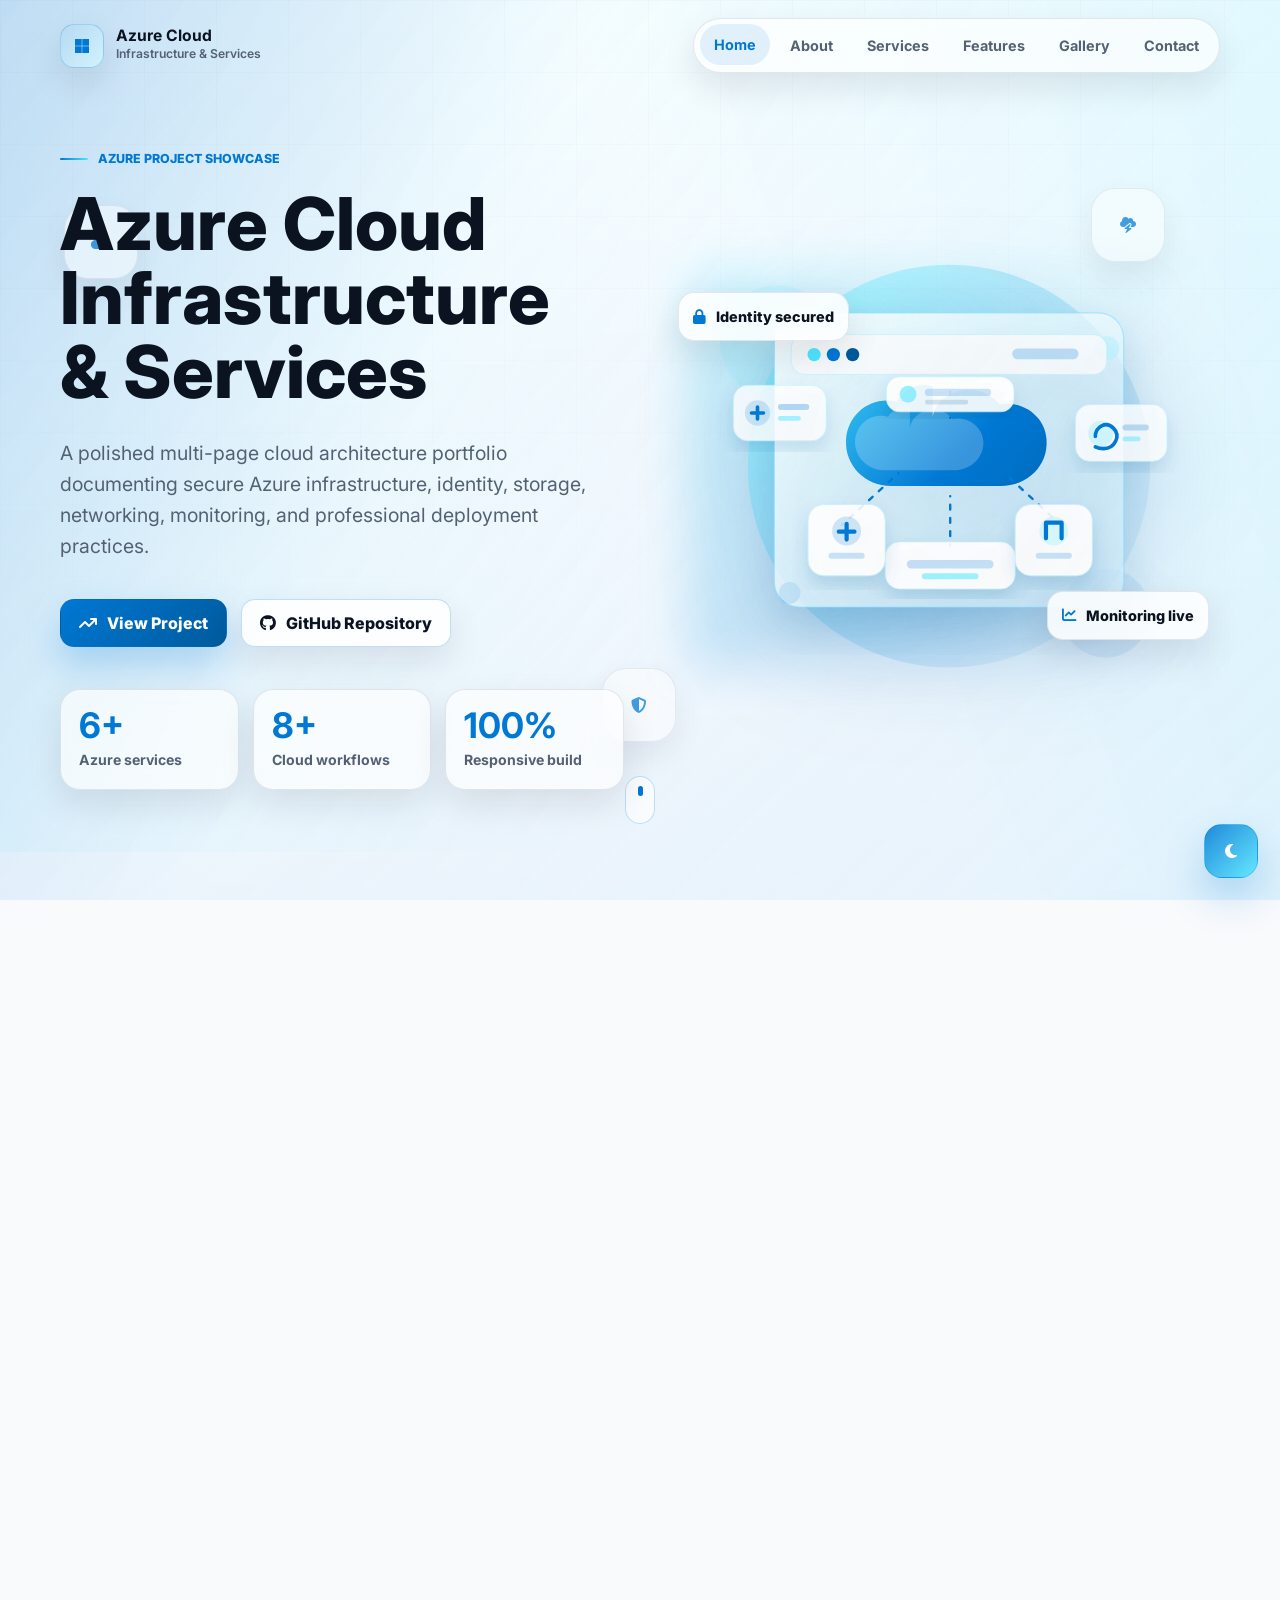
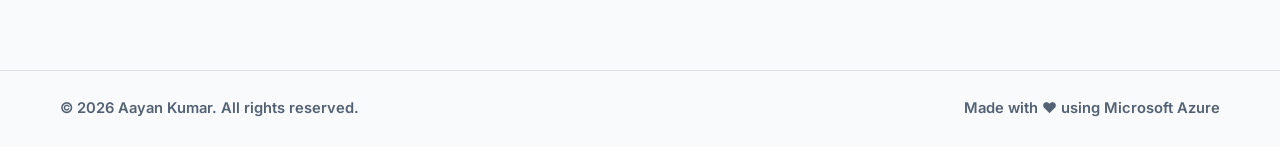
<file: index.html>
<!DOCTYPE html>
<html lang="en">
<head>
  <meta charset="UTF-8">
  <meta name="viewport" content="width=device-width, initial-scale=1.0">
  <meta name="description" content="Azure Cloud Infrastructure & Services by Aayan Kumar, a premium multi-page Azure cloud project showcase.">
  <meta name="author" content="Aayan Kumar">
  <meta name="theme-color" content="#0078D4">
  <meta property="og:title" content="Azure Cloud Infrastructure & Services">
  <meta property="og:description" content="A professional Azure cloud project showcase built with HTML, CSS, and JavaScript.">
  <meta property="og:type" content="website">
  <title>Azure Cloud Infrastructure & Services | Aayan Kumar</title>

  <link rel="icon" href="favicon.ico" sizes="any">
  <link rel="preconnect" href="https://fonts.googleapis.com">
  <link rel="preconnect" href="https://fonts.gstatic.com" crossorigin>
  <link href="https://fonts.googleapis.com/css2?family=Inter:wght@300;400;500;600;700;800&display=swap" rel="stylesheet">
  <link rel="stylesheet" href="https://cdnjs.cloudflare.com/ajax/libs/font-awesome/6.5.2/css/all.min.css">
  <link rel="stylesheet" href="https://unpkg.com/aos@2.3.4/dist/aos.css">
  <link rel="stylesheet" href="style.css">
  <link rel="stylesheet" href="responsive.css">
</head>
<body>
  <a class="skip-link" href="#main-content">Skip to content</a>

  <div class="site-bg" aria-hidden="true">
    <span class="grid-overlay"></span>
  </div>

  <header class="site-header" id="top">
    <nav class="navbar" aria-label="Primary navigation">
      <a class="brand" href="index.html" aria-label="Azure Cloud Infrastructure home">
        <span class="brand-mark">
          <i class="fa-brands fa-microsoft" aria-hidden="true"></i>
        </span>
        <span>
          <strong>Azure Cloud</strong>
          <small>Infrastructure & Services</small>
        </span>
      </a>

      <button class="nav-toggle" type="button" aria-label="Toggle navigation menu" aria-expanded="false">
        <span></span>
        <span></span>
        <span></span>
      </button>

      <div class="nav-links" id="nav-links">
        <a class="active" href="index.html">Home</a>
        <a href="about.html">About</a>
        <a href="services.html">Services</a>
        <a href="features.html">Features</a>
        <a href="gallery.html">Gallery</a>
        <a href="contact.html">Contact</a>
      </div>
    </nav>
  </header>

  <button class="theme-toggle" type="button" aria-label="Switch color theme">
    <i class="fa-solid fa-moon" aria-hidden="true"></i>
  </button>

  <main id="main-content">
    <section class="hero section">
      <div class="hero-floating" aria-hidden="true">
        <span class="cloud cloud-one"><i class="fa-solid fa-cloud"></i></span>
        <span class="cloud cloud-two"><i class="fa-solid fa-cloud-bolt"></i></span>
        <span class="cloud cloud-three"><i class="fa-solid fa-shield-halved"></i></span>
      </div>

      <div class="container hero-grid">
        <div class="hero-copy" data-aos="fade-right">
          <p class="eyebrow">
            <span></span>
            Azure project showcase
          </p>
          <h1>
            <span>Azure Cloud</span>
            <span>Infrastructure</span>
            <span>&amp; Services</span>
          </h1>
          <p class="hero-subtitle">
            A polished multi-page cloud architecture portfolio documenting secure Azure infrastructure, identity, storage, networking, monitoring, and professional deployment practices.
          </p>

          <div class="hero-actions" aria-label="Project links">
            <a class="btn btn-primary" href="about.html">
              <i class="fa-solid fa-arrow-trend-up" aria-hidden="true"></i>
              View Project
            </a>
            <a class="btn btn-secondary" href="https://github.com/AayZen" target="_blank" rel="noopener noreferrer">
              <i class="fa-brands fa-github" aria-hidden="true"></i>
              GitHub Repository
            </a>
          </div>

          <div class="hero-metrics" aria-label="Project highlights">
            <article>
              <strong data-count="6">0</strong>
              <span>Azure services</span>
            </article>
            <article>
              <strong data-count="8">0</strong>
              <span>Cloud workflows</span>
            </article>
            <article>
              <strong data-count="100">0</strong>
              <span>Responsive build</span>
            </article>
          </div>
        </div>

        <div class="hero-visual" data-aos="zoom-in" data-aos-delay="120">
          <img src="azure-hero.svg" alt="Illustration of an Azure cloud infrastructure dashboard" loading="eager">
          <div class="visual-panel panel-top">
            <i class="fa-solid fa-lock" aria-hidden="true"></i>
            <span>Identity secured</span>
          </div>
          <div class="visual-panel panel-bottom">
            <i class="fa-solid fa-chart-line" aria-hidden="true"></i>
            <span>Monitoring live</span>
          </div>
        </div>
      </div>

      <a class="scroll-indicator" href="#project-pages" aria-label="Scroll to project pages">
        <span></span>
      </a>
    </section>

    <section class="section page-directory" id="project-pages">
      <div class="container">
        <div class="section-heading" data-aos="fade-up">
          <p class="eyebrow">
            <span></span>
            Project pages
          </p>
          <h2>Explore each part of the Azure build separately.</h2>
          <p>
            The showcase is organized into focused pages so recruiters can quickly review the project purpose, services, cloud features, screenshots, and contact details.
          </p>
        </div>

        <div class="page-card-grid">
          <a class="page-card glass-card" href="about.html" data-aos="fade-up">
            <i class="fa-solid fa-diagram-project card-icon" aria-hidden="true"></i>
            <h3>About Project</h3>
            <p>Purpose, objectives, architecture overview, and infrastructure flow.</p>
            <span class="page-card-cta">Open page <i class="fa-solid fa-arrow-right" aria-hidden="true"></i></span>
          </a>

          <a class="page-card glass-card" href="services.html" data-aos="fade-up" data-aos-delay="80">
            <i class="fa-solid fa-cloud card-icon" aria-hidden="true"></i>
            <h3>Azure Services</h3>
            <p>Virtual Machines, Storage, Virtual Network, Monitor, Entra ID, and Resource Groups.</p>
            <span class="page-card-cta">Open page <i class="fa-solid fa-arrow-right" aria-hidden="true"></i></span>
          </a>

          <a class="page-card glass-card" href="features.html" data-aos="fade-up" data-aos-delay="160">
            <i class="fa-solid fa-wand-magic-sparkles card-icon" aria-hidden="true"></i>
            <h3>Features</h3>
            <p>Security, scaling, identity, monitoring, hosting, cost awareness, and deployment polish.</p>
            <span class="page-card-cta">Open page <i class="fa-solid fa-arrow-right" aria-hidden="true"></i></span>
          </a>

          <a class="page-card glass-card" href="gallery.html" data-aos="fade-up">
            <i class="fa-solid fa-images card-icon" aria-hidden="true"></i>
            <h3>Screenshots Gallery</h3>
            <p>Premium screenshot slots for replacing with real Azure Portal captures.</p>
            <span class="page-card-cta">Open page <i class="fa-solid fa-arrow-right" aria-hidden="true"></i></span>
          </a>

          <a class="page-card glass-card" href="contact.html" data-aos="fade-up" data-aos-delay="80">
            <i class="fa-solid fa-address-card card-icon" aria-hidden="true"></i>
            <h3>Contact</h3>
            <p>GitHub, LinkedIn, email placeholder, and portfolio contact card.</p>
            <span class="page-card-cta">Open page <i class="fa-solid fa-arrow-right" aria-hidden="true"></i></span>
          </a>
        </div>
      </div>
    </section>
  </main>

  <footer class="site-footer">
    <div class="container footer-content">
      <p>&copy; <span id="current-year"></span> Aayan Kumar. All rights reserved.</p>
      <p>Made with <span aria-label="love">&#10084;&#65039;</span> using Microsoft Azure</p>
    </div>
  </footer>

  <script src="https://unpkg.com/aos@2.3.4/dist/aos.js"></script>
  <script src="script.js"></script>
</body>
</html>
</file>
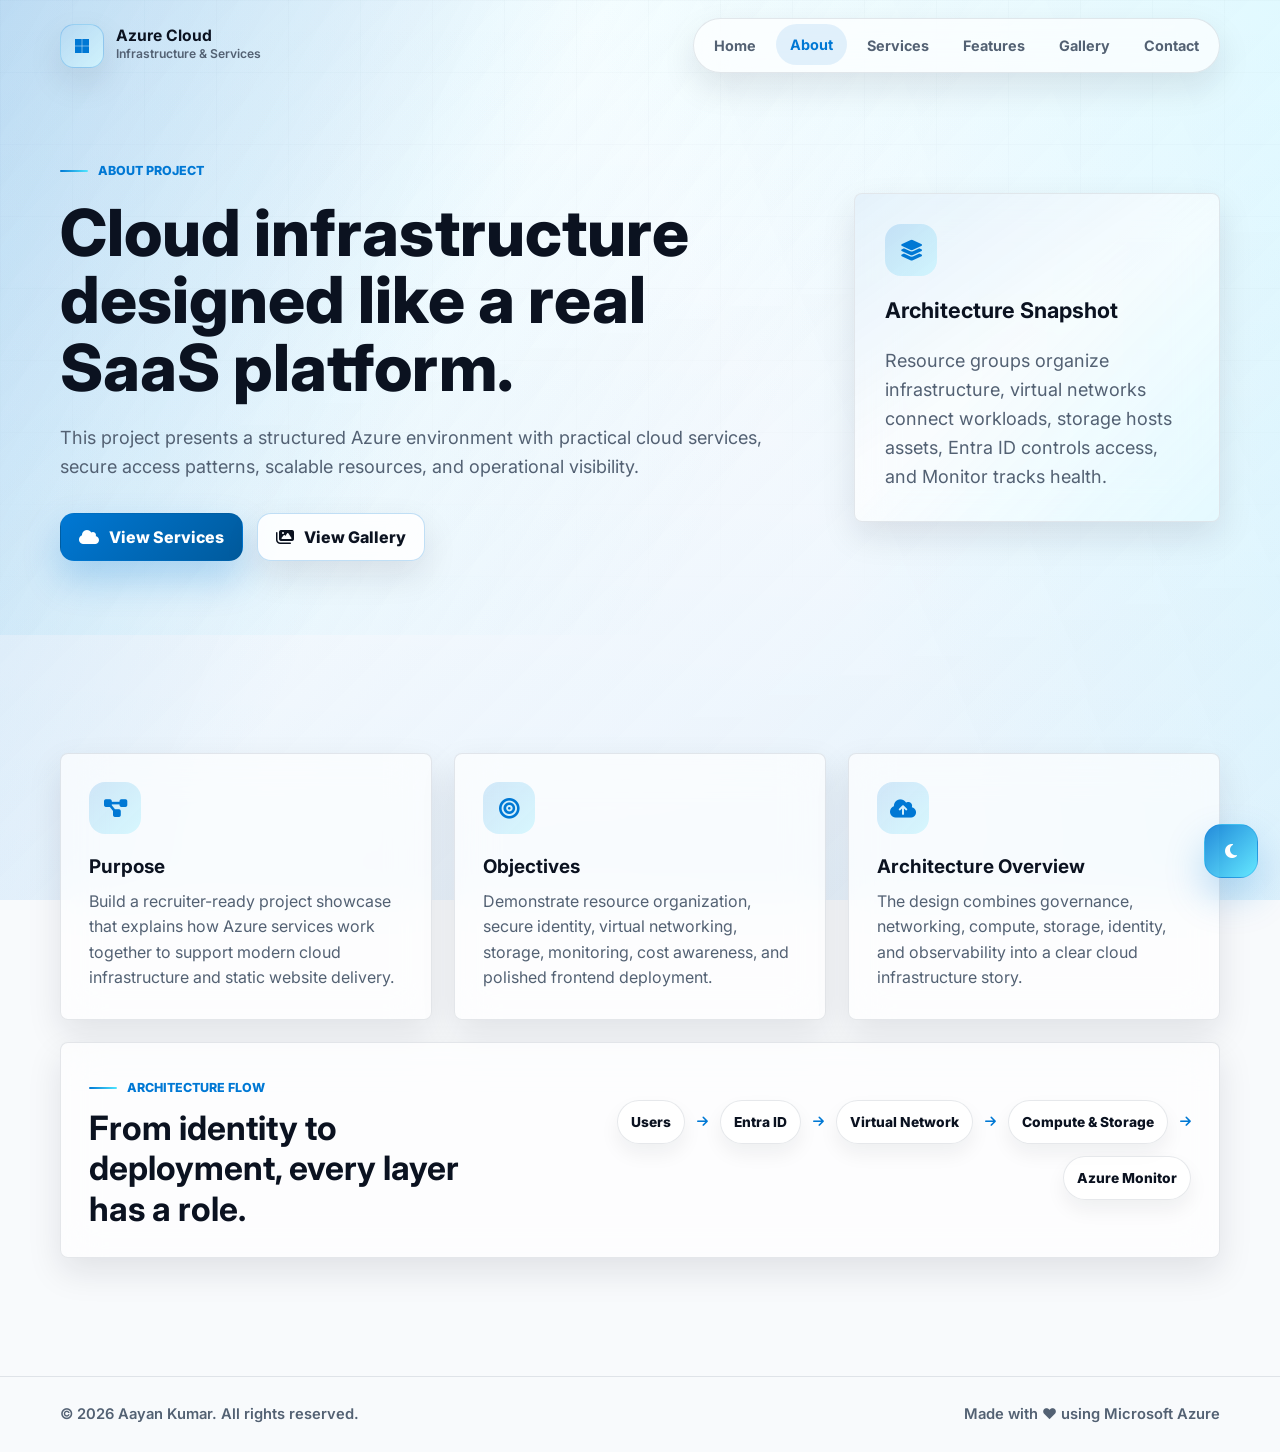
<file: about.html>
<!DOCTYPE html>
<html lang="en">
<head>
  <meta charset="UTF-8">
  <meta name="viewport" content="width=device-width, initial-scale=1.0">
  <meta name="description" content="About the Azure Cloud Infrastructure & Services project by Aayan Kumar.">
  <meta name="author" content="Aayan Kumar">
  <meta name="theme-color" content="#0078D4">
  <title>About Project | Azure Cloud Infrastructure & Services</title>

  <link rel="icon" href="favicon.ico" sizes="any">
  <link rel="preconnect" href="https://fonts.googleapis.com">
  <link rel="preconnect" href="https://fonts.gstatic.com" crossorigin>
  <link href="https://fonts.googleapis.com/css2?family=Inter:wght@300;400;500;600;700;800&display=swap" rel="stylesheet">
  <link rel="stylesheet" href="https://cdnjs.cloudflare.com/ajax/libs/font-awesome/6.5.2/css/all.min.css">
  <link rel="stylesheet" href="https://unpkg.com/aos@2.3.4/dist/aos.css">
  <link rel="stylesheet" href="style.css">
  <link rel="stylesheet" href="responsive.css">
</head>
<body>
  <a class="skip-link" href="#main-content">Skip to content</a>
  <div class="site-bg" aria-hidden="true"><span class="grid-overlay"></span></div>

  <header class="site-header" id="top">
    <nav class="navbar" aria-label="Primary navigation">
      <a class="brand" href="index.html" aria-label="Azure Cloud Infrastructure home">
        <span class="brand-mark"><i class="fa-brands fa-microsoft" aria-hidden="true"></i></span>
        <span><strong>Azure Cloud</strong><small>Infrastructure & Services</small></span>
      </a>
      <button class="nav-toggle" type="button" aria-label="Toggle navigation menu" aria-expanded="false"><span></span><span></span><span></span></button>
      <div class="nav-links" id="nav-links">
        <a href="index.html">Home</a>
        <a class="active" href="about.html">About</a>
        <a href="services.html">Services</a>
        <a href="features.html">Features</a>
        <a href="gallery.html">Gallery</a>
        <a href="contact.html">Contact</a>
      </div>
    </nav>
  </header>

  <button class="theme-toggle" type="button" aria-label="Switch color theme"><i class="fa-solid fa-moon" aria-hidden="true"></i></button>

  <main id="main-content">
    <section class="section page-hero">
      <div class="container page-hero-grid">
        <div data-aos="fade-right">
          <p class="eyebrow"><span></span>About project</p>
          <h1>Cloud infrastructure designed like a real SaaS platform.</h1>
          <p>
            This project presents a structured Azure environment with practical cloud services, secure access patterns, scalable resources, and operational visibility.
          </p>
          <div class="page-actions">
            <a class="btn btn-primary" href="services.html"><i class="fa-solid fa-cloud" aria-hidden="true"></i>View Services</a>
            <a class="btn btn-secondary" href="gallery.html"><i class="fa-solid fa-images" aria-hidden="true"></i>View Gallery</a>
          </div>
        </div>

        <aside class="page-hero-card glass-card" data-aos="zoom-in">
          <i class="fa-solid fa-layer-group card-icon" aria-hidden="true"></i>
          <h2>Architecture Snapshot</h2>
          <p>Resource groups organize infrastructure, virtual networks connect workloads, storage hosts assets, Entra ID controls access, and Monitor tracks health.</p>
        </aside>
      </div>
    </section>

    <section class="section about">
      <div class="container">
        <div class="about-layout">
          <article class="glass-card about-card" data-aos="fade-right">
            <i class="fa-solid fa-diagram-project card-icon" aria-hidden="true"></i>
            <h3>Purpose</h3>
            <p>
              Build a recruiter-ready project showcase that explains how Azure services work together to support modern cloud infrastructure and static website delivery.
            </p>
          </article>

          <article class="glass-card about-card" data-aos="fade-up" data-aos-delay="100">
            <i class="fa-solid fa-bullseye card-icon" aria-hidden="true"></i>
            <h3>Objectives</h3>
            <p>
              Demonstrate resource organization, secure identity, virtual networking, storage, monitoring, cost awareness, and polished frontend deployment.
            </p>
          </article>

          <article class="glass-card about-card" data-aos="fade-left" data-aos-delay="200">
            <i class="fa-solid fa-cloud-arrow-up card-icon" aria-hidden="true"></i>
            <h3>Architecture Overview</h3>
            <p>
              The design combines governance, networking, compute, storage, identity, and observability into a clear cloud infrastructure story.
            </p>
          </article>
        </div>

        <div class="architecture glass-card" data-aos="fade-up">
          <div>
            <p class="eyebrow compact"><span></span>Architecture flow</p>
            <h3>From identity to deployment, every layer has a role.</h3>
          </div>
          <div class="architecture-flow" aria-label="Azure architecture flow">
            <span>Users</span>
            <i class="fa-solid fa-arrow-right" aria-hidden="true"></i>
            <span>Entra ID</span>
            <i class="fa-solid fa-arrow-right" aria-hidden="true"></i>
            <span>Virtual Network</span>
            <i class="fa-solid fa-arrow-right" aria-hidden="true"></i>
            <span>Compute & Storage</span>
            <i class="fa-solid fa-arrow-right" aria-hidden="true"></i>
            <span>Azure Monitor</span>
          </div>
        </div>
      </div>
    </section>
  </main>

  <footer class="site-footer">
    <div class="container footer-content">
      <p>&copy; <span id="current-year"></span> Aayan Kumar. All rights reserved.</p>
      <p>Made with <span aria-label="love">&#10084;&#65039;</span> using Microsoft Azure</p>
    </div>
  </footer>

  <script src="https://unpkg.com/aos@2.3.4/dist/aos.js"></script>
  <script src="script.js"></script>
</body>
</html>
</file>
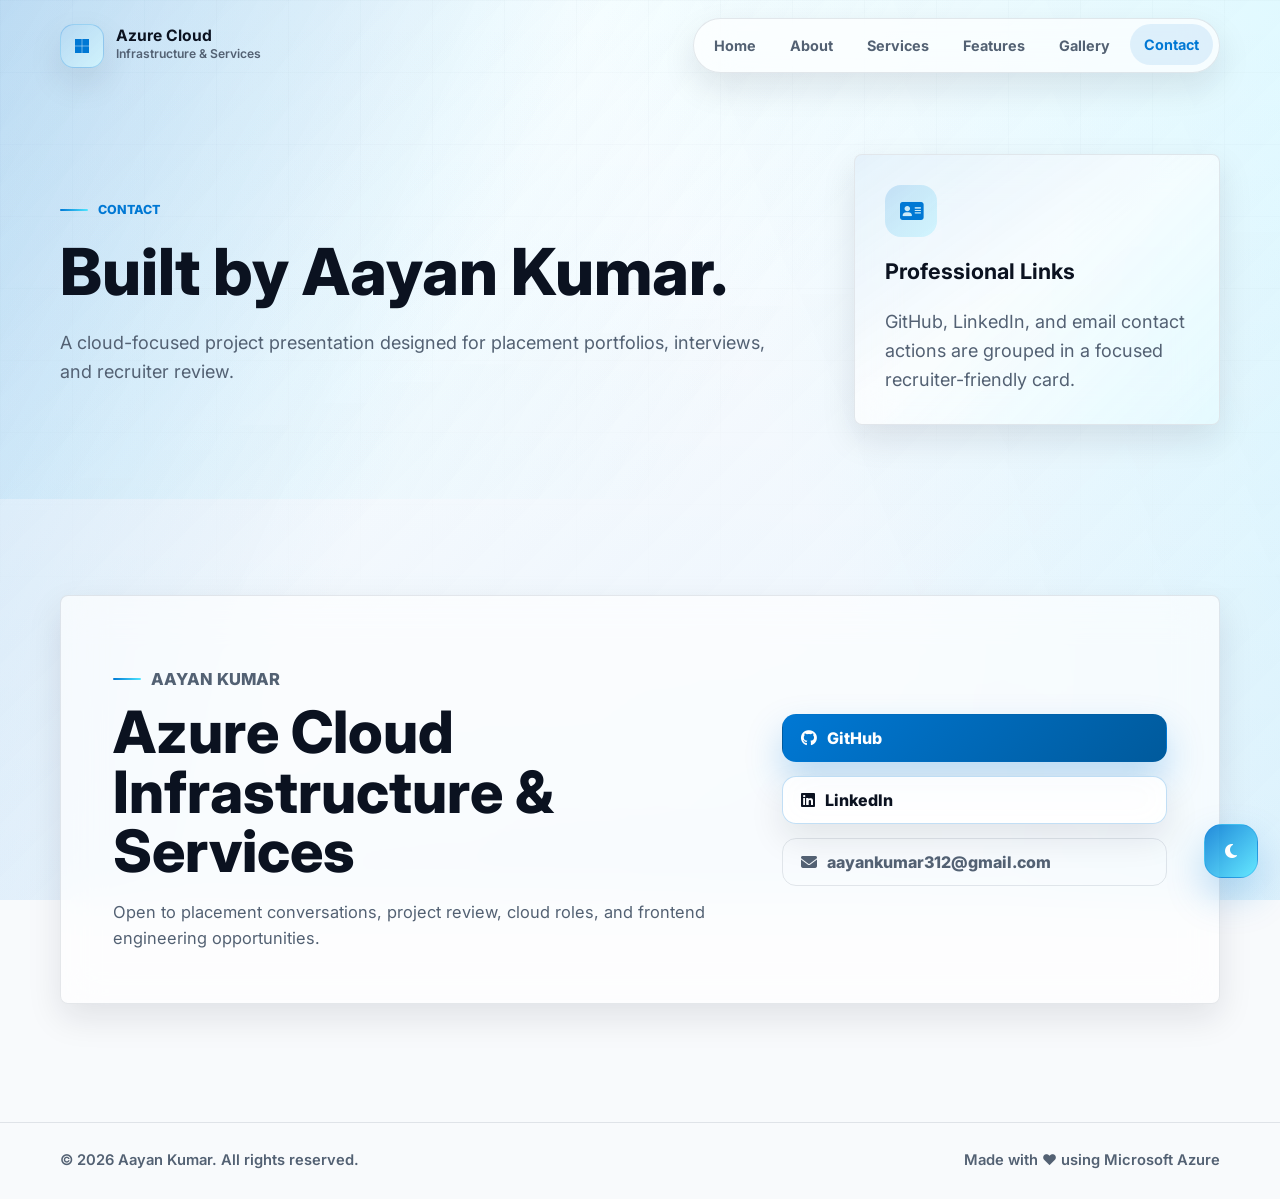
<file: contact.html>
<!DOCTYPE html>
<html lang="en">
<head>
  <meta charset="UTF-8">
  <meta name="viewport" content="width=device-width, initial-scale=1.0">
  <meta name="description" content="Contact Aayan Kumar for the Azure Cloud Infrastructure & Services project.">
  <meta name="author" content="Aayan Kumar">
  <meta name="theme-color" content="#0078D4">
  <title>Contact | Azure Cloud Infrastructure & Services</title>

  <link rel="icon" href="favicon.ico" sizes="any">
  <link rel="preconnect" href="https://fonts.googleapis.com">
  <link rel="preconnect" href="https://fonts.gstatic.com" crossorigin>
  <link href="https://fonts.googleapis.com/css2?family=Inter:wght@300;400;500;600;700;800&display=swap" rel="stylesheet">
  <link rel="stylesheet" href="https://cdnjs.cloudflare.com/ajax/libs/font-awesome/6.5.2/css/all.min.css">
  <link rel="stylesheet" href="https://unpkg.com/aos@2.3.4/dist/aos.css">
  <link rel="stylesheet" href="style.css">
  <link rel="stylesheet" href="responsive.css">
</head>
<body>
  <a class="skip-link" href="#main-content">Skip to content</a>
  <div class="site-bg" aria-hidden="true"><span class="grid-overlay"></span></div>

  <header class="site-header" id="top">
    <nav class="navbar" aria-label="Primary navigation">
      <a class="brand" href="index.html" aria-label="Azure Cloud Infrastructure home">
        <span class="brand-mark"><i class="fa-brands fa-microsoft" aria-hidden="true"></i></span>
        <span><strong>Azure Cloud</strong><small>Infrastructure & Services</small></span>
      </a>
      <button class="nav-toggle" type="button" aria-label="Toggle navigation menu" aria-expanded="false"><span></span><span></span><span></span></button>
      <div class="nav-links" id="nav-links">
        <a href="index.html">Home</a>
        <a href="about.html">About</a>
        <a href="services.html">Services</a>
        <a href="features.html">Features</a>
        <a href="gallery.html">Gallery</a>
        <a class="active" href="contact.html">Contact</a>
      </div>
    </nav>
  </header>

  <button class="theme-toggle" type="button" aria-label="Switch color theme"><i class="fa-solid fa-moon" aria-hidden="true"></i></button>

  <main id="main-content">
    <section class="section page-hero">
      <div class="container page-hero-grid">
        <div data-aos="fade-right">
          <p class="eyebrow"><span></span>Contact</p>
          <h1>Built by Aayan Kumar.</h1>
          <p>
            A cloud-focused project presentation designed for placement portfolios, interviews, and recruiter review.
          </p>
        </div>
        <aside class="page-hero-card glass-card" data-aos="zoom-in">
          <i class="fa-solid fa-address-card card-icon" aria-hidden="true"></i>
          <h2>Professional Links</h2>
          <p>GitHub, LinkedIn, and email contact actions are grouped in a focused recruiter-friendly card.</p>
        </aside>
      </div>
    </section>

    <section class="section contact">
      <div class="container">
        <div class="contact-card glass-card" data-aos="fade-up">
          <div>
            <p class="eyebrow compact"><span></span>Aayan Kumar</p>
            <h2>Azure Cloud Infrastructure & Services</h2>
            <p>
              Open to placement conversations, project review, cloud roles, and frontend engineering opportunities.
            </p>
          </div>

          <div class="contact-actions">
            <a class="btn btn-primary" href="https://github.com/AayZen" target="_blank" rel="noopener noreferrer" aria-label="Open Aayan Kumar GitHub profile">
              <i class="fa-brands fa-github" aria-hidden="true"></i>
              GitHub
            </a>
            <a class="btn btn-secondary" href="https://www.linkedin.com/in/aayzen" target="_blank" rel="noopener noreferrer" aria-label="Open Aayan Kumar LinkedIn profile">
              <i class="fa-brands fa-linkedin" aria-hidden="true"></i>
              LinkedIn
            </a>
            <a class="btn btn-ghost" href="mailto:aayankumar312@gmail.com" aria-label="Send email to Aayan Kumar">
              <i class="fa-solid fa-envelope" aria-hidden="true"></i>
              aayankumar312@gmail.com
            </a>
          </div>
        </div>
      </div>
    </section>
  </main>

  <footer class="site-footer">
    <div class="container footer-content">
      <p>&copy; <span id="current-year"></span> Aayan Kumar. All rights reserved.</p>
      <p>Made with <span aria-label="love">&#10084;&#65039;</span> using Microsoft Azure</p>
    </div>
  </footer>

  <script src="https://unpkg.com/aos@2.3.4/dist/aos.js"></script>
  <script src="script.js"></script>
</body>
</html>
</file>
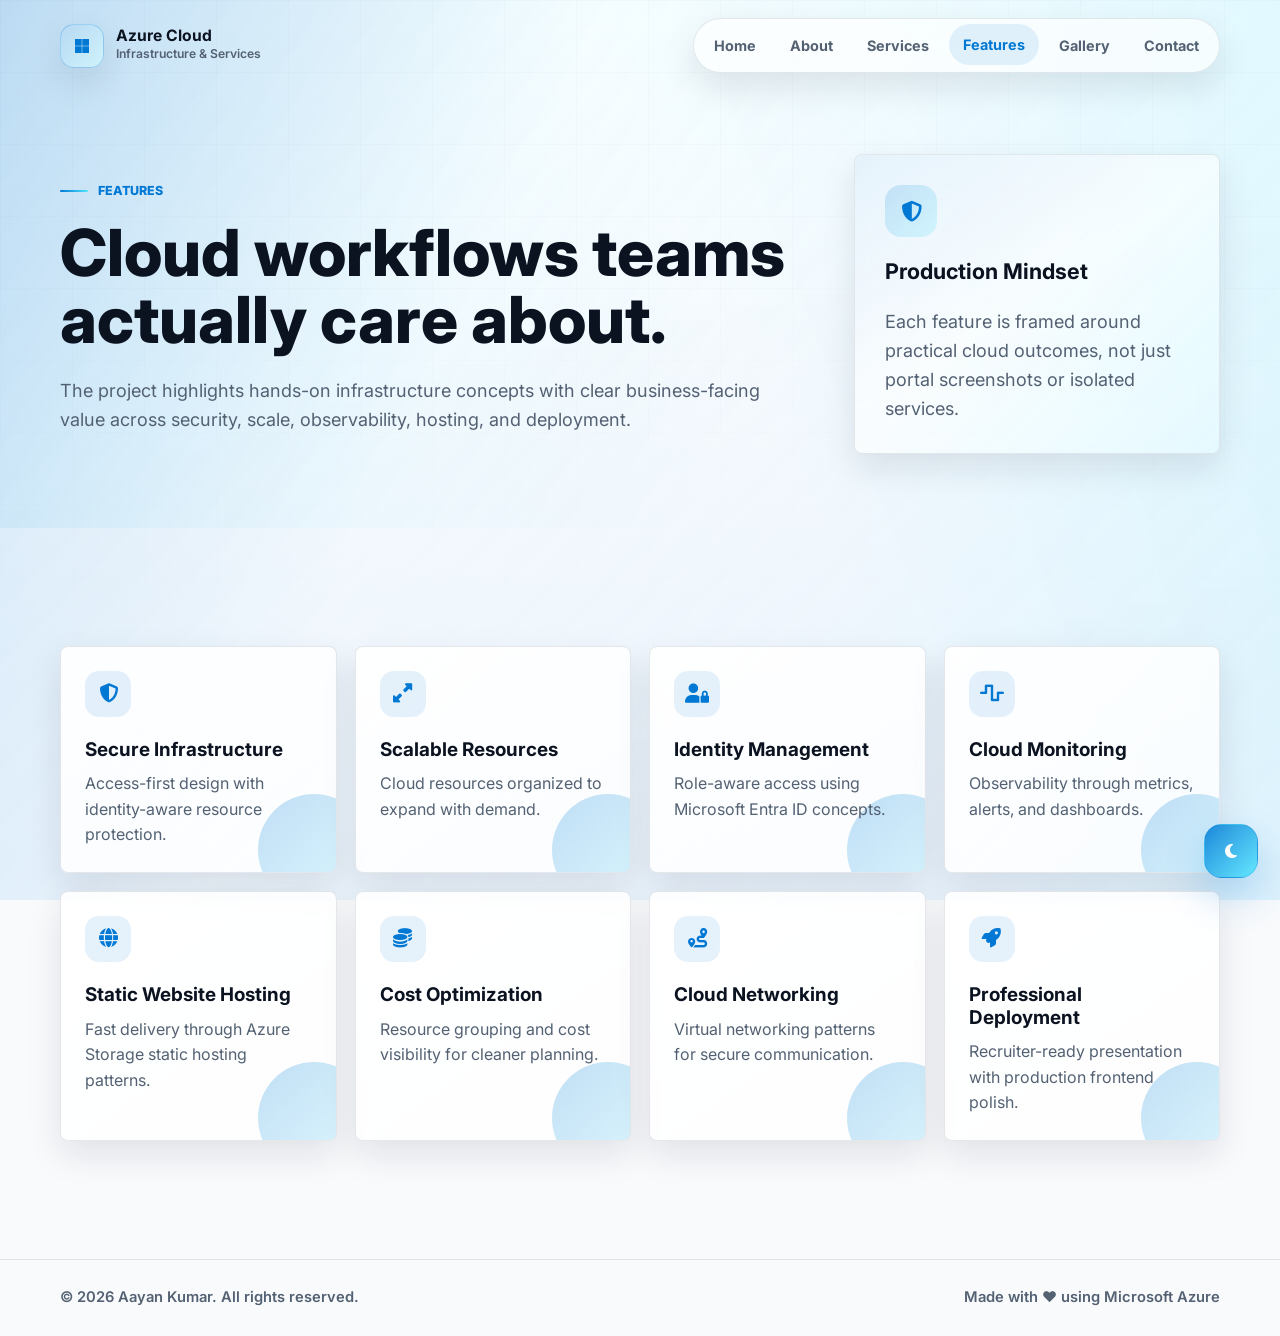
<file: features.html>
<!DOCTYPE html>
<html lang="en">
<head>
  <meta charset="UTF-8">
  <meta name="viewport" content="width=device-width, initial-scale=1.0">
  <meta name="description" content="Cloud project features for the Azure Cloud Infrastructure & Services showcase.">
  <meta name="author" content="Aayan Kumar">
  <meta name="theme-color" content="#0078D4">
  <title>Features | Azure Cloud Infrastructure & Services</title>

  <link rel="icon" href="favicon.ico" sizes="any">
  <link rel="preconnect" href="https://fonts.googleapis.com">
  <link rel="preconnect" href="https://fonts.gstatic.com" crossorigin>
  <link href="https://fonts.googleapis.com/css2?family=Inter:wght@300;400;500;600;700;800&display=swap" rel="stylesheet">
  <link rel="stylesheet" href="https://cdnjs.cloudflare.com/ajax/libs/font-awesome/6.5.2/css/all.min.css">
  <link rel="stylesheet" href="https://unpkg.com/aos@2.3.4/dist/aos.css">
  <link rel="stylesheet" href="style.css">
  <link rel="stylesheet" href="responsive.css">
</head>
<body>
  <a class="skip-link" href="#main-content">Skip to content</a>
  <div class="site-bg" aria-hidden="true"><span class="grid-overlay"></span></div>

  <header class="site-header" id="top">
    <nav class="navbar" aria-label="Primary navigation">
      <a class="brand" href="index.html" aria-label="Azure Cloud Infrastructure home">
        <span class="brand-mark"><i class="fa-brands fa-microsoft" aria-hidden="true"></i></span>
        <span><strong>Azure Cloud</strong><small>Infrastructure & Services</small></span>
      </a>
      <button class="nav-toggle" type="button" aria-label="Toggle navigation menu" aria-expanded="false"><span></span><span></span><span></span></button>
      <div class="nav-links" id="nav-links">
        <a href="index.html">Home</a>
        <a href="about.html">About</a>
        <a href="services.html">Services</a>
        <a class="active" href="features.html">Features</a>
        <a href="gallery.html">Gallery</a>
        <a href="contact.html">Contact</a>
      </div>
    </nav>
  </header>

  <button class="theme-toggle" type="button" aria-label="Switch color theme"><i class="fa-solid fa-moon" aria-hidden="true"></i></button>

  <main id="main-content">
    <section class="section page-hero">
      <div class="container page-hero-grid">
        <div data-aos="fade-right">
          <p class="eyebrow"><span></span>Features</p>
          <h1>Cloud workflows teams actually care about.</h1>
          <p>
            The project highlights hands-on infrastructure concepts with clear business-facing value across security, scale, observability, hosting, and deployment.
          </p>
        </div>
        <aside class="page-hero-card glass-card" data-aos="zoom-in">
          <i class="fa-solid fa-shield-halved card-icon" aria-hidden="true"></i>
          <h2>Production Mindset</h2>
          <p>Each feature is framed around practical cloud outcomes, not just portal screenshots or isolated services.</p>
        </aside>
      </div>
    </section>

    <section class="section features">
      <div class="container">
        <div class="feature-grid">
          <article class="feature-card" data-aos="fade-up">
            <i class="fa-solid fa-shield-halved" aria-hidden="true"></i>
            <h3>Secure Infrastructure</h3>
            <p>Access-first design with identity-aware resource protection.</p>
          </article>
          <article class="feature-card" data-aos="fade-up" data-aos-delay="60">
            <i class="fa-solid fa-up-right-and-down-left-from-center" aria-hidden="true"></i>
            <h3>Scalable Resources</h3>
            <p>Cloud resources organized to expand with demand.</p>
          </article>
          <article class="feature-card" data-aos="fade-up" data-aos-delay="120">
            <i class="fa-solid fa-user-lock" aria-hidden="true"></i>
            <h3>Identity Management</h3>
            <p>Role-aware access using Microsoft Entra ID concepts.</p>
          </article>
          <article class="feature-card" data-aos="fade-up" data-aos-delay="180">
            <i class="fa-solid fa-wave-square" aria-hidden="true"></i>
            <h3>Cloud Monitoring</h3>
            <p>Observability through metrics, alerts, and dashboards.</p>
          </article>
          <article class="feature-card" data-aos="fade-up">
            <i class="fa-solid fa-globe" aria-hidden="true"></i>
            <h3>Static Website Hosting</h3>
            <p>Fast delivery through Azure Storage static hosting patterns.</p>
          </article>
          <article class="feature-card" data-aos="fade-up" data-aos-delay="60">
            <i class="fa-solid fa-coins" aria-hidden="true"></i>
            <h3>Cost Optimization</h3>
            <p>Resource grouping and cost visibility for cleaner planning.</p>
          </article>
          <article class="feature-card" data-aos="fade-up" data-aos-delay="120">
            <i class="fa-solid fa-route" aria-hidden="true"></i>
            <h3>Cloud Networking</h3>
            <p>Virtual networking patterns for secure communication.</p>
          </article>
          <article class="feature-card" data-aos="fade-up" data-aos-delay="180">
            <i class="fa-solid fa-rocket" aria-hidden="true"></i>
            <h3>Professional Deployment</h3>
            <p>Recruiter-ready presentation with production frontend polish.</p>
          </article>
        </div>
      </div>
    </section>
  </main>

  <footer class="site-footer">
    <div class="container footer-content">
      <p>&copy; <span id="current-year"></span> Aayan Kumar. All rights reserved.</p>
      <p>Made with <span aria-label="love">&#10084;&#65039;</span> using Microsoft Azure</p>
    </div>
  </footer>

  <script src="https://unpkg.com/aos@2.3.4/dist/aos.js"></script>
  <script src="script.js"></script>
</body>
</html>
</file>
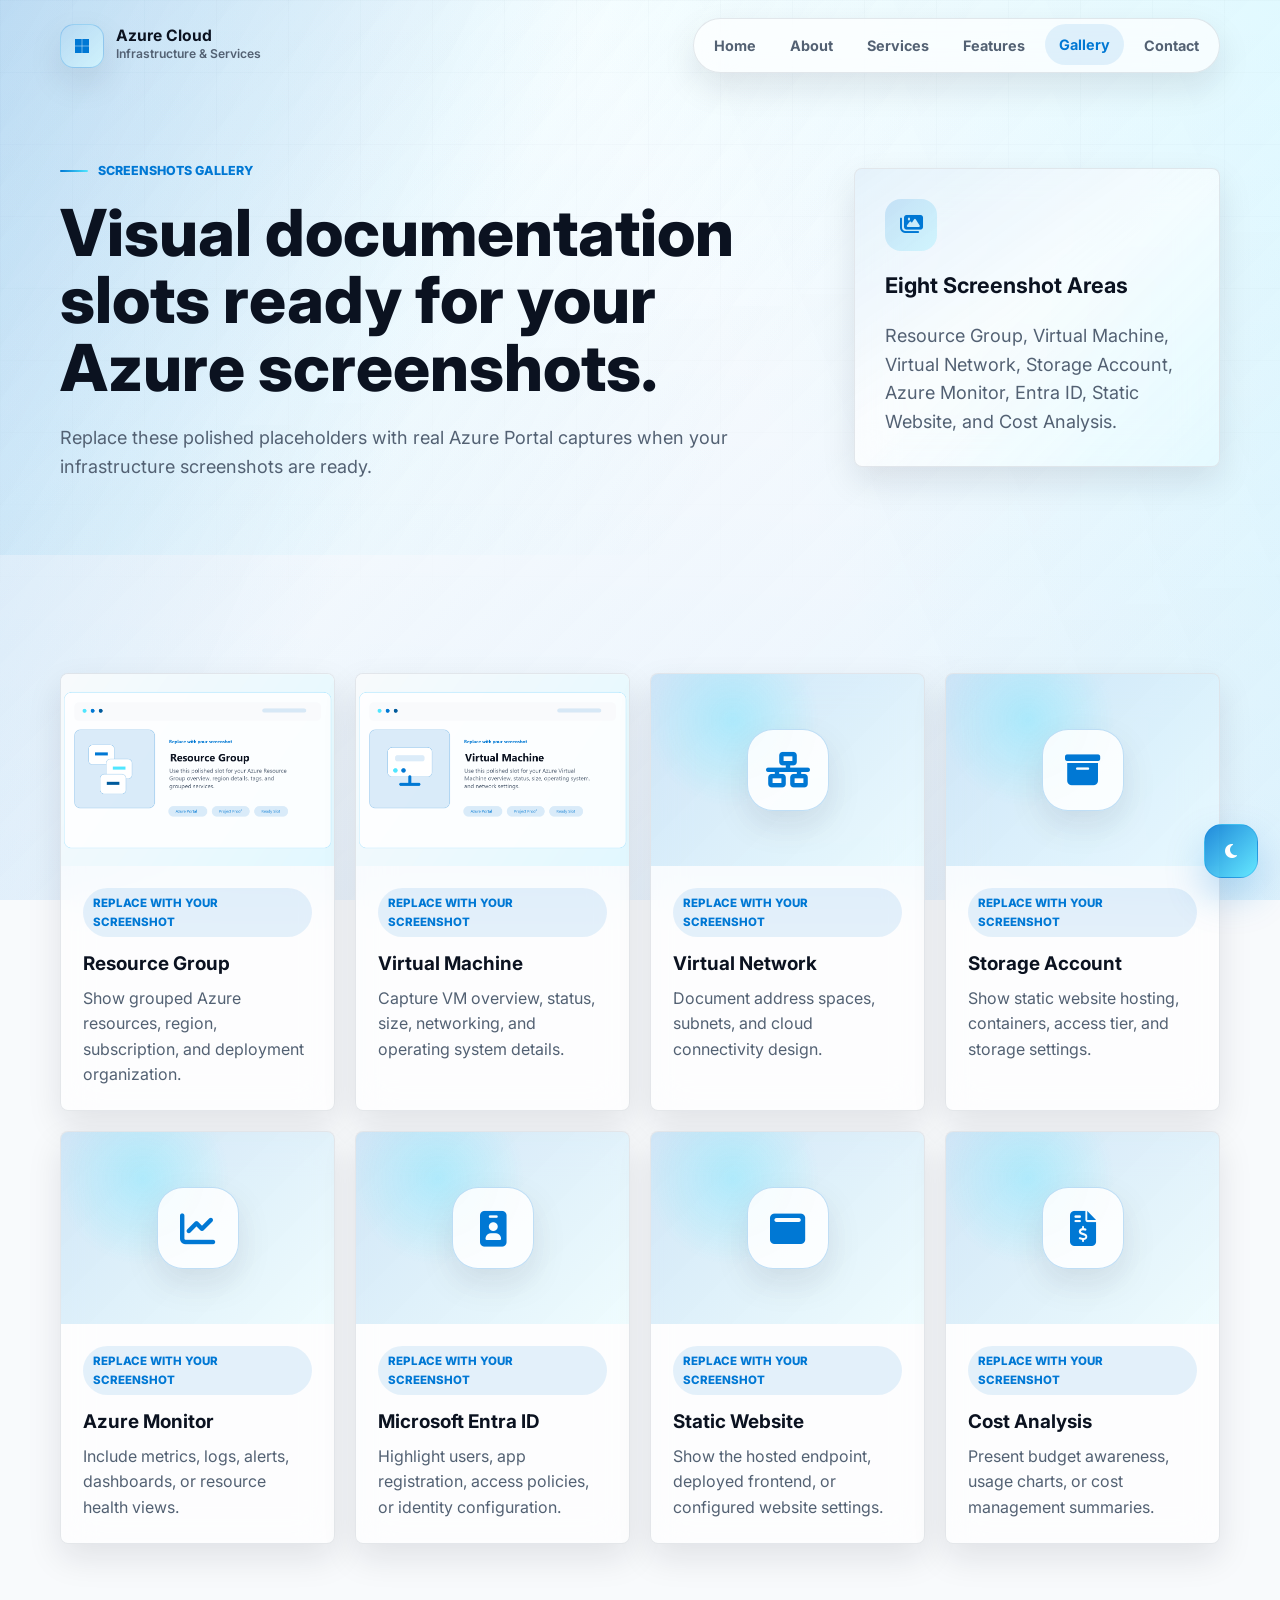
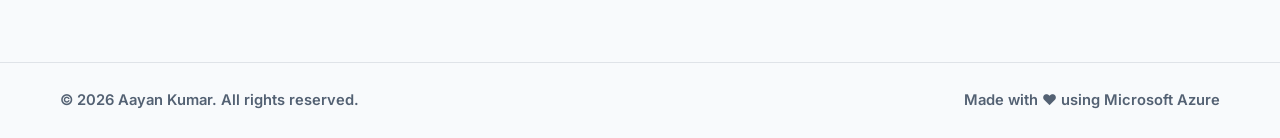
<file: gallery.html>
<!DOCTYPE html>
<html lang="en">
<head>
  <meta charset="UTF-8">
  <meta name="viewport" content="width=device-width, initial-scale=1.0">
  <meta name="description" content="Screenshot gallery placeholders for the Azure Cloud Infrastructure & Services project.">
  <meta name="author" content="Aayan Kumar">
  <meta name="theme-color" content="#0078D4">
  <title>Screenshots Gallery | Azure Cloud Infrastructure & Services</title>

  <link rel="icon" href="favicon.ico" sizes="any">
  <link rel="preconnect" href="https://fonts.googleapis.com">
  <link rel="preconnect" href="https://fonts.gstatic.com" crossorigin>
  <link href="https://fonts.googleapis.com/css2?family=Inter:wght@300;400;500;600;700;800&display=swap" rel="stylesheet">
  <link rel="stylesheet" href="https://cdnjs.cloudflare.com/ajax/libs/font-awesome/6.5.2/css/all.min.css">
  <link rel="stylesheet" href="https://unpkg.com/aos@2.3.4/dist/aos.css">
  <link rel="stylesheet" href="style.css">
  <link rel="stylesheet" href="responsive.css">
</head>
<body>
  <a class="skip-link" href="#main-content">Skip to content</a>
  <div class="site-bg" aria-hidden="true"><span class="grid-overlay"></span></div>

  <header class="site-header" id="top">
    <nav class="navbar" aria-label="Primary navigation">
      <a class="brand" href="index.html" aria-label="Azure Cloud Infrastructure home">
        <span class="brand-mark"><i class="fa-brands fa-microsoft" aria-hidden="true"></i></span>
        <span><strong>Azure Cloud</strong><small>Infrastructure & Services</small></span>
      </a>
      <button class="nav-toggle" type="button" aria-label="Toggle navigation menu" aria-expanded="false"><span></span><span></span><span></span></button>
      <div class="nav-links" id="nav-links">
        <a href="index.html">Home</a>
        <a href="about.html">About</a>
        <a href="services.html">Services</a>
        <a href="features.html">Features</a>
        <a class="active" href="gallery.html">Gallery</a>
        <a href="contact.html">Contact</a>
      </div>
    </nav>
  </header>

  <button class="theme-toggle" type="button" aria-label="Switch color theme"><i class="fa-solid fa-moon" aria-hidden="true"></i></button>

  <main id="main-content">
    <section class="section page-hero">
      <div class="container page-hero-grid">
        <div data-aos="fade-right">
          <p class="eyebrow"><span></span>Screenshots gallery</p>
          <h1>Visual documentation slots ready for your Azure screenshots.</h1>
          <p>
            Replace these polished placeholders with real Azure Portal captures when your infrastructure screenshots are ready.
          </p>
        </div>
        <aside class="page-hero-card glass-card" data-aos="zoom-in">
          <i class="fa-solid fa-images card-icon" aria-hidden="true"></i>
          <h2>Eight Screenshot Areas</h2>
          <p>Resource Group, Virtual Machine, Virtual Network, Storage Account, Azure Monitor, Entra ID, Static Website, and Cost Analysis.</p>
        </aside>
      </div>
    </section>

    <section class="section gallery">
      <div class="container">
        <div class="gallery-grid">
          <article class="screenshot-card" data-aos="zoom-in">
            <img src="placeholder-1.png" alt="Resource Group screenshot placeholder" loading="lazy">
            <div>
              <span>Replace with your screenshot</span>
              <h3>Resource Group</h3>
              <p>Show grouped Azure resources, region, subscription, and deployment organization.</p>
            </div>
          </article>

          <article class="screenshot-card" data-aos="zoom-in" data-aos-delay="70">
            <img src="placeholder-2.png" alt="Virtual Machine screenshot placeholder" loading="lazy">
            <div>
              <span>Replace with your screenshot</span>
              <h3>Virtual Machine</h3>
              <p>Capture VM overview, status, size, networking, and operating system details.</p>
            </div>
          </article>

          <article class="screenshot-card" data-aos="zoom-in" data-aos-delay="140">
            <div class="placeholder-visual"><i class="fa-solid fa-network-wired" aria-hidden="true"></i></div>
            <div>
              <span>Replace with your screenshot</span>
              <h3>Virtual Network</h3>
              <p>Document address spaces, subnets, and cloud connectivity design.</p>
            </div>
          </article>

          <article class="screenshot-card" data-aos="zoom-in">
            <div class="placeholder-visual"><i class="fa-solid fa-box-archive" aria-hidden="true"></i></div>
            <div>
              <span>Replace with your screenshot</span>
              <h3>Storage Account</h3>
              <p>Show static website hosting, containers, access tier, and storage settings.</p>
            </div>
          </article>

          <article class="screenshot-card" data-aos="zoom-in" data-aos-delay="70">
            <div class="placeholder-visual"><i class="fa-solid fa-chart-line" aria-hidden="true"></i></div>
            <div>
              <span>Replace with your screenshot</span>
              <h3>Azure Monitor</h3>
              <p>Include metrics, logs, alerts, dashboards, or resource health views.</p>
            </div>
          </article>

          <article class="screenshot-card" data-aos="zoom-in" data-aos-delay="140">
            <div class="placeholder-visual"><i class="fa-solid fa-id-badge" aria-hidden="true"></i></div>
            <div>
              <span>Replace with your screenshot</span>
              <h3>Microsoft Entra ID</h3>
              <p>Highlight users, app registration, access policies, or identity configuration.</p>
            </div>
          </article>

          <article class="screenshot-card" data-aos="zoom-in">
            <div class="placeholder-visual"><i class="fa-solid fa-window-maximize" aria-hidden="true"></i></div>
            <div>
              <span>Replace with your screenshot</span>
              <h3>Static Website</h3>
              <p>Show the hosted endpoint, deployed frontend, or configured website settings.</p>
            </div>
          </article>

          <article class="screenshot-card" data-aos="zoom-in" data-aos-delay="70">
            <div class="placeholder-visual"><i class="fa-solid fa-file-invoice-dollar" aria-hidden="true"></i></div>
            <div>
              <span>Replace with your screenshot</span>
              <h3>Cost Analysis</h3>
              <p>Present budget awareness, usage charts, or cost management summaries.</p>
            </div>
          </article>
        </div>
      </div>
    </section>
  </main>

  <footer class="site-footer">
    <div class="container footer-content">
      <p>&copy; <span id="current-year"></span> Aayan Kumar. All rights reserved.</p>
      <p>Made with <span aria-label="love">&#10084;&#65039;</span> using Microsoft Azure</p>
    </div>
  </footer>

  <script src="https://unpkg.com/aos@2.3.4/dist/aos.js"></script>
  <script src="script.js"></script>
</body>
</html>
</file>
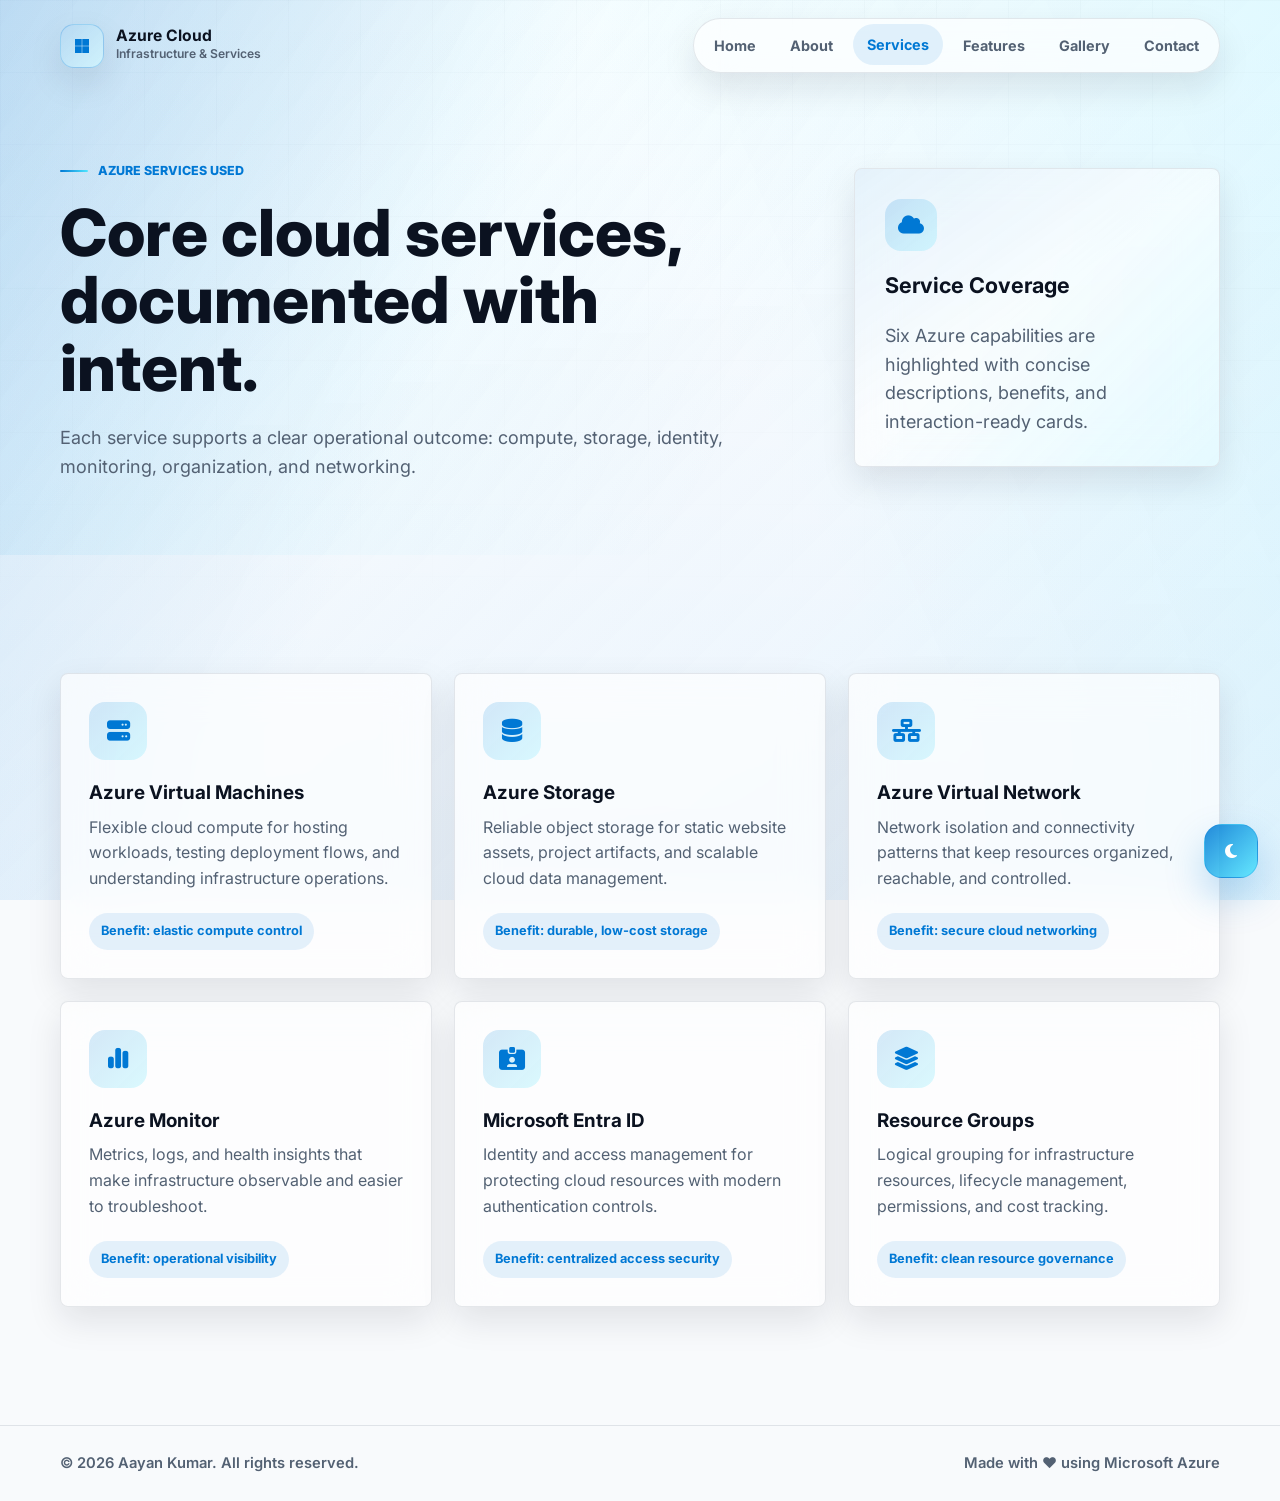
<file: services.html>
<!DOCTYPE html>
<html lang="en">
<head>
  <meta charset="UTF-8">
  <meta name="viewport" content="width=device-width, initial-scale=1.0">
  <meta name="description" content="Azure services used in the Azure Cloud Infrastructure & Services project.">
  <meta name="author" content="Aayan Kumar">
  <meta name="theme-color" content="#0078D4">
  <title>Azure Services | Azure Cloud Infrastructure & Services</title>

  <link rel="icon" href="favicon.ico" sizes="any">
  <link rel="preconnect" href="https://fonts.googleapis.com">
  <link rel="preconnect" href="https://fonts.gstatic.com" crossorigin>
  <link href="https://fonts.googleapis.com/css2?family=Inter:wght@300;400;500;600;700;800&display=swap" rel="stylesheet">
  <link rel="stylesheet" href="https://cdnjs.cloudflare.com/ajax/libs/font-awesome/6.5.2/css/all.min.css">
  <link rel="stylesheet" href="https://unpkg.com/aos@2.3.4/dist/aos.css">
  <link rel="stylesheet" href="style.css">
  <link rel="stylesheet" href="responsive.css">
</head>
<body>
  <a class="skip-link" href="#main-content">Skip to content</a>
  <div class="site-bg" aria-hidden="true"><span class="grid-overlay"></span></div>

  <header class="site-header" id="top">
    <nav class="navbar" aria-label="Primary navigation">
      <a class="brand" href="index.html" aria-label="Azure Cloud Infrastructure home">
        <span class="brand-mark"><i class="fa-brands fa-microsoft" aria-hidden="true"></i></span>
        <span><strong>Azure Cloud</strong><small>Infrastructure & Services</small></span>
      </a>
      <button class="nav-toggle" type="button" aria-label="Toggle navigation menu" aria-expanded="false"><span></span><span></span><span></span></button>
      <div class="nav-links" id="nav-links">
        <a href="index.html">Home</a>
        <a href="about.html">About</a>
        <a class="active" href="services.html">Services</a>
        <a href="features.html">Features</a>
        <a href="gallery.html">Gallery</a>
        <a href="contact.html">Contact</a>
      </div>
    </nav>
  </header>

  <button class="theme-toggle" type="button" aria-label="Switch color theme"><i class="fa-solid fa-moon" aria-hidden="true"></i></button>

  <main id="main-content">
    <section class="section page-hero">
      <div class="container page-hero-grid">
        <div data-aos="fade-right">
          <p class="eyebrow"><span></span>Azure services used</p>
          <h1>Core cloud services, documented with intent.</h1>
          <p>
            Each service supports a clear operational outcome: compute, storage, identity, monitoring, organization, and networking.
          </p>
        </div>
        <aside class="page-hero-card glass-card" data-aos="zoom-in">
          <i class="fa-solid fa-cloud card-icon" aria-hidden="true"></i>
          <h2>Service Coverage</h2>
          <p>Six Azure capabilities are highlighted with concise descriptions, benefits, and interaction-ready cards.</p>
        </aside>
      </div>
    </section>

    <section class="section services">
      <div class="container">
        <div class="service-grid">
          <article class="service-card glass-card" data-aos="fade-up">
            <div class="service-icon"><i class="fa-solid fa-server" aria-hidden="true"></i></div>
            <h3>Azure Virtual Machines</h3>
            <p>Flexible cloud compute for hosting workloads, testing deployment flows, and understanding infrastructure operations.</p>
            <strong>Benefit: elastic compute control</strong>
          </article>

          <article class="service-card glass-card" data-aos="fade-up" data-aos-delay="80">
            <div class="service-icon"><i class="fa-solid fa-database" aria-hidden="true"></i></div>
            <h3>Azure Storage</h3>
            <p>Reliable object storage for static website assets, project artifacts, and scalable cloud data management.</p>
            <strong>Benefit: durable, low-cost storage</strong>
          </article>

          <article class="service-card glass-card" data-aos="fade-up" data-aos-delay="160">
            <div class="service-icon"><i class="fa-solid fa-network-wired" aria-hidden="true"></i></div>
            <h3>Azure Virtual Network</h3>
            <p>Network isolation and connectivity patterns that keep resources organized, reachable, and controlled.</p>
            <strong>Benefit: secure cloud networking</strong>
          </article>

          <article class="service-card glass-card" data-aos="fade-up">
            <div class="service-icon"><i class="fa-solid fa-chart-simple" aria-hidden="true"></i></div>
            <h3>Azure Monitor</h3>
            <p>Metrics, logs, and health insights that make infrastructure observable and easier to troubleshoot.</p>
            <strong>Benefit: operational visibility</strong>
          </article>

          <article class="service-card glass-card" data-aos="fade-up" data-aos-delay="80">
            <div class="service-icon"><i class="fa-solid fa-id-card-clip" aria-hidden="true"></i></div>
            <h3>Microsoft Entra ID</h3>
            <p>Identity and access management for protecting cloud resources with modern authentication controls.</p>
            <strong>Benefit: centralized access security</strong>
          </article>

          <article class="service-card glass-card" data-aos="fade-up" data-aos-delay="160">
            <div class="service-icon"><i class="fa-solid fa-layer-group" aria-hidden="true"></i></div>
            <h3>Resource Groups</h3>
            <p>Logical grouping for infrastructure resources, lifecycle management, permissions, and cost tracking.</p>
            <strong>Benefit: clean resource governance</strong>
          </article>
        </div>
      </div>
    </section>
  </main>

  <footer class="site-footer">
    <div class="container footer-content">
      <p>&copy; <span id="current-year"></span> Aayan Kumar. All rights reserved.</p>
      <p>Made with <span aria-label="love">&#10084;&#65039;</span> using Microsoft Azure</p>
    </div>
  </footer>

  <script src="https://unpkg.com/aos@2.3.4/dist/aos.js"></script>
  <script src="script.js"></script>
</body>
</html>
</file>
<file: style.css>
:root {
  color-scheme: light;
  --font-main: "Inter", system-ui, -apple-system, BlinkMacSystemFont, "Segoe UI", sans-serif;
  --primary: #0078d4;
  --secondary: #50e6ff;
  --accent: #005a9c;
  --bg: #f8fafc;
  --bg-elevated: rgba(255, 255, 255, 0.74);
  --bg-strong: #ffffff;
  --text: #0b1220;
  --text-muted: #536173;
  --border: rgba(10, 37, 64, 0.1);
  --border-strong: rgba(0, 120, 212, 0.24);
  --glass: rgba(255, 255, 255, 0.66);
  --glass-strong: rgba(255, 255, 255, 0.86);
  --shadow: 0 24px 70px rgba(15, 23, 42, 0.12);
  --shadow-soft: 0 14px 34px rgba(15, 23, 42, 0.1);
  --radius-xl: 8px;
  --radius-lg: 8px;
  --radius-md: 8px;
  --radius-sm: 8px;
  --container-max: 1160px;
  --page-gutter: 40px;
  --transition: 220ms ease;
}

[data-theme="dark"] {
  color-scheme: dark;
  --bg: #0b1220;
  --bg-elevated: rgba(15, 25, 44, 0.68);
  --bg-strong: #111b2e;
  --text: #f8fafc;
  --text-muted: #a9b8cc;
  --border: rgba(255, 255, 255, 0.11);
  --border-strong: rgba(80, 230, 255, 0.24);
  --glass: rgba(14, 24, 42, 0.62);
  --glass-strong: rgba(15, 25, 44, 0.86);
  --shadow: 0 24px 80px rgba(0, 0, 0, 0.36);
  --shadow-soft: 0 14px 42px rgba(0, 0, 0, 0.28);
}

* {
  box-sizing: border-box;
}

html {
  scroll-behavior: smooth;
}

body {
  min-width: 320px;
  margin: 0;
  overflow-x: hidden;
  background: var(--bg);
  color: var(--text);
  font-family: var(--font-main);
  font-size: 16px;
  line-height: 1.6;
  letter-spacing: 0;
  transition: background var(--transition), color var(--transition);
}

body.nav-open {
  overflow: hidden;
}

body.modal-open {
  overflow: hidden;
}

body.modal-open > .site-header,
body.modal-open > main,
body.modal-open > .site-footer,
body.modal-open > .theme-toggle {
  filter: blur(3px);
  transition: filter var(--transition);
}

img {
  display: block;
  max-width: 100%;
}

a {
  color: inherit;
  text-decoration: none;
}

button,
a {
  -webkit-tap-highlight-color: transparent;
}

button {
  font: inherit;
}

::selection {
  background: rgba(80, 230, 255, 0.35);
}

.skip-link {
  position: fixed;
  top: 14px;
  left: 14px;
  z-index: 999;
  transform: translateY(-140%);
  border-radius: var(--radius-sm);
  background: var(--primary);
  color: #fff;
  padding: 10px 14px;
  font-weight: 700;
  transition: transform var(--transition);
}

.skip-link:focus {
  transform: translateY(0);
}

.site-bg {
  position: fixed;
  inset: 0;
  z-index: -2;
  overflow: hidden;
  pointer-events: none;
  background:
    linear-gradient(115deg, rgba(0, 120, 212, 0.16), transparent 36%),
    linear-gradient(245deg, rgba(80, 230, 255, 0.15), transparent 42%),
    linear-gradient(180deg, rgba(255, 255, 255, 0), rgba(0, 120, 212, 0.06)),
    linear-gradient(135deg, rgba(255, 255, 255, 0.98), rgba(244, 249, 255, 0.82));
}

[data-theme="dark"] .site-bg {
  background:
    linear-gradient(115deg, rgba(80, 230, 255, 0.13), transparent 38%),
    linear-gradient(245deg, rgba(0, 120, 212, 0.26), transparent 42%),
    linear-gradient(180deg, rgba(255, 255, 255, 0), rgba(80, 230, 255, 0.05)),
    linear-gradient(135deg, #0b1220, #111b2e 54%, #0d1729);
}

.grid-overlay {
  position: absolute;
  inset: 0;
  opacity: 0.18;
  background-image:
    linear-gradient(var(--border) 1px, transparent 1px),
    linear-gradient(90deg, var(--border) 1px, transparent 1px);
  background-size: 72px 72px;
  mask-image: linear-gradient(to bottom, black 0%, transparent 82%);
}

.container {
  width: min(var(--container-max), calc(100% - var(--page-gutter)));
  margin-inline: auto;
}

.section {
  position: relative;
  padding: 118px 0;
}

.site-header {
  position: fixed;
  top: 0;
  left: 0;
  z-index: 50;
  width: 100%;
  padding: 18px 0;
  transition: padding var(--transition), background var(--transition), border-color var(--transition), backdrop-filter var(--transition);
}

.site-header.scrolled {
  border-bottom: 1px solid var(--border);
  background: rgba(248, 250, 252, 0.78);
  padding: 10px 0;
  backdrop-filter: blur(20px);
}

[data-theme="dark"] .site-header.scrolled {
  background: rgba(11, 18, 32, 0.76);
}

.navbar {
  width: min(var(--container-max), calc(100% - var(--page-gutter)));
  margin-inline: auto;
  display: flex;
  align-items: center;
  justify-content: space-between;
  gap: 24px;
}

.brand {
  display: inline-flex;
  align-items: center;
  gap: 12px;
  min-width: 0;
}

.brand-mark {
  display: grid;
  place-items: center;
  flex: 0 0 44px;
  width: 44px;
  height: 44px;
  border: 1px solid var(--border-strong);
  border-radius: 14px;
  background:
    linear-gradient(135deg, rgba(0, 120, 212, 0.22), rgba(80, 230, 255, 0.18)),
    var(--glass);
  box-shadow: var(--shadow-soft);
  color: var(--primary);
}

.brand strong,
.brand small {
  display: block;
  white-space: nowrap;
}

.brand strong {
  font-size: 0.98rem;
  line-height: 1.1;
}

.brand small {
  color: var(--text-muted);
  font-size: 0.76rem;
  font-weight: 600;
}

.nav-links {
  display: flex;
  align-items: center;
  gap: 6px;
  padding: 6px;
  border: 1px solid var(--border);
  border-radius: 999px;
  background: var(--glass);
  box-shadow: var(--shadow-soft);
  backdrop-filter: blur(18px);
}

.nav-links a {
  border-radius: 999px;
  color: var(--text-muted);
  font-size: 0.9rem;
  font-weight: 700;
  padding: 9px 14px;
  transition: color var(--transition), background var(--transition), transform var(--transition);
}

.nav-links a:hover,
.nav-links a:focus-visible,
.nav-links a.active {
  background: rgba(0, 120, 212, 0.1);
  color: var(--primary);
  transform: translateY(-1px);
}

.nav-toggle {
  display: none;
  width: 46px;
  height: 46px;
  border: 1px solid var(--border);
  border-radius: 14px;
  background: var(--glass);
  color: var(--text);
  cursor: pointer;
}

.nav-toggle span {
  display: block;
  width: 18px;
  height: 2px;
  margin: 4px auto;
  border-radius: 999px;
  background: currentColor;
  transition: transform var(--transition), opacity var(--transition);
}

.theme-toggle {
  position: fixed;
  right: 22px;
  bottom: 22px;
  z-index: 60;
  display: grid;
  place-items: center;
  width: 54px;
  height: 54px;
  border: 1px solid var(--border-strong);
  border-radius: 18px;
  background: linear-gradient(135deg, rgba(0, 120, 212, 0.86), rgba(80, 230, 255, 0.86));
  box-shadow: 0 18px 38px rgba(0, 120, 212, 0.25);
  color: #fff;
  cursor: pointer;
  transition: transform var(--transition), box-shadow var(--transition);
}

.theme-toggle:hover,
.theme-toggle:focus-visible {
  transform: translateY(-4px) scale(1.03);
  box-shadow: 0 22px 46px rgba(0, 120, 212, 0.32);
}

.hero {
  display: flex;
  align-items: flex-start;
  min-height: auto;
  padding: 142px 0 62px;
}

.hero::before {
  position: absolute;
  inset: 0;
  z-index: -1;
  content: "";
  background:
    linear-gradient(120deg, rgba(0, 120, 212, 0.11), rgba(80, 230, 255, 0.06), transparent 60%);
  animation: gradientShift 12s ease-in-out infinite alternate;
}

.hero-grid {
  display: grid;
  grid-template-columns: minmax(0, 1.02fr) minmax(360px, 0.98fr);
  align-items: center;
  gap: 54px;
}

.hero-copy {
  position: relative;
  z-index: 2;
  min-width: 0;
}

.eyebrow {
  display: inline-flex;
  align-items: center;
  gap: 10px;
  margin: 0 0 18px;
  color: var(--primary);
  font-size: 0.78rem;
  font-weight: 800;
  letter-spacing: 0;
  text-transform: uppercase;
}

.eyebrow span {
  display: inline-block;
  width: 28px;
  height: 2px;
  border-radius: 999px;
  background: linear-gradient(90deg, var(--primary), var(--secondary));
}

.eyebrow.compact {
  margin-bottom: 10px;
}

.hero h1,
.section-heading h2,
.contact-card h2 {
  margin: 0;
  color: var(--text);
  font-weight: 800;
  letter-spacing: 0;
  line-height: 1.02;
}

.hero h1 {
  max-width: 680px;
  font-size: 4.55rem;
  word-break: normal;
}

.hero h1 span {
  display: block;
}

.hero-subtitle {
  max-width: 640px;
  margin: 28px 0 0;
  color: var(--text-muted);
  font-size: 1.22rem;
  overflow-wrap: break-word;
}

.hero-actions {
  display: flex;
  flex-wrap: wrap;
  gap: 14px;
  margin-top: 36px;
}

.btn {
  position: relative;
  display: inline-flex;
  align-items: center;
  justify-content: center;
  min-height: 48px;
  gap: 10px;
  overflow: hidden;
  border: 1px solid transparent;
  border-radius: 14px;
  padding: 13px 18px;
  font-weight: 800;
  line-height: 1;
  transition: transform var(--transition), box-shadow var(--transition), border-color var(--transition), background var(--transition), color var(--transition);
}

.btn::after {
  position: absolute;
  inset: 0;
  content: "";
  transform: translateX(-100%);
  background: linear-gradient(90deg, transparent, rgba(255, 255, 255, 0.34), transparent);
  transition: transform 560ms ease;
}

.btn:hover,
.btn:focus-visible {
  transform: translateY(-3px);
}

.btn:hover::after,
.btn:focus-visible::after {
  transform: translateX(100%);
}

.btn-primary {
  background: linear-gradient(135deg, var(--primary), var(--accent));
  box-shadow: 0 18px 36px rgba(0, 120, 212, 0.26);
  color: #fff;
}

.btn-secondary {
  border-color: var(--border-strong);
  background: var(--glass-strong);
  color: var(--text);
  box-shadow: var(--shadow-soft);
  backdrop-filter: blur(16px);
}

.btn-ghost {
  border-color: var(--border);
  background: transparent;
  color: var(--text-muted);
}

.hero-metrics {
  display: grid;
  grid-template-columns: repeat(3, minmax(0, 1fr));
  gap: 14px;
  max-width: 650px;
  margin-top: 42px;
}

.hero-metrics article {
  border: 1px solid var(--border);
  border-radius: 20px;
  background: var(--glass);
  padding: 18px;
  box-shadow: var(--shadow-soft);
  backdrop-filter: blur(16px);
}

.hero-metrics strong {
  display: block;
  color: var(--primary);
  font-size: 2.2rem;
  line-height: 1;
}

.hero-metrics span {
  display: block;
  margin-top: 6px;
  color: var(--text-muted);
  font-size: 0.88rem;
  font-weight: 700;
}

.hero-visual {
  position: relative;
  isolation: isolate;
  min-width: 0;
}

.hero-visual::before {
  position: absolute;
  inset: 8% 2% 6%;
  z-index: -1;
  content: "";
  border-radius: var(--radius-lg);
  background:
    linear-gradient(135deg, rgba(80, 230, 255, 0.24), transparent 58%),
    linear-gradient(45deg, rgba(0, 120, 212, 0.16), transparent 64%);
  filter: blur(24px);
}

.hero-visual img {
  width: min(100%, 620px);
  margin-inline: auto;
  filter: drop-shadow(0 28px 52px rgba(0, 90, 156, 0.2));
  animation: floatVisual 6s ease-in-out infinite;
}

.visual-panel {
  position: absolute;
  display: inline-flex;
  align-items: center;
  gap: 10px;
  border: 1px solid var(--border);
  border-radius: 16px;
  background: var(--glass-strong);
  box-shadow: var(--shadow-soft);
  padding: 12px 14px;
  color: var(--text);
  font-size: 0.9rem;
  font-weight: 800;
  backdrop-filter: blur(18px);
}

.visual-panel i {
  color: var(--primary);
}

.panel-top {
  top: 12%;
  left: 0;
  animation: floatPanel 4.8s ease-in-out infinite;
}

.panel-bottom {
  right: 2%;
  bottom: 12%;
  animation: floatPanel 5.2s ease-in-out infinite reverse;
}

.hero-floating .cloud {
  position: absolute;
  z-index: 0;
  display: grid;
  place-items: center;
  width: 74px;
  height: 74px;
  border: 1px solid var(--border);
  border-radius: 24px;
  background: var(--glass);
  color: var(--primary);
  box-shadow: var(--shadow-soft);
  opacity: 0.72;
  backdrop-filter: blur(16px);
  animation: floatCloud 9s ease-in-out infinite;
}

.cloud-one {
  top: 24%;
  left: 5%;
}

.cloud-two {
  right: 9%;
  top: 22%;
  animation-delay: -3s;
}

.cloud-three {
  left: 47%;
  bottom: 13%;
  animation-delay: -6s;
}

.scroll-indicator {
  position: absolute;
  left: 50%;
  bottom: 28px;
  display: grid;
  place-items: start center;
  width: 30px;
  height: 48px;
  transform: translateX(-50%);
  border: 1px solid var(--border-strong);
  border-radius: 999px;
  background: var(--glass);
  backdrop-filter: blur(12px);
}

.scroll-indicator span {
  width: 5px;
  height: 10px;
  margin-top: 9px;
  border-radius: 999px;
  background: var(--primary);
  animation: scrollDot 1.7s ease-in-out infinite;
}

.page-hero {
  padding: 154px 0 74px;
}

.page-hero::before {
  position: absolute;
  inset: 0;
  z-index: -1;
  content: "";
  background:
    linear-gradient(120deg, rgba(0, 120, 212, 0.12), rgba(80, 230, 255, 0.06), transparent 62%);
  animation: gradientShift 12s ease-in-out infinite alternate;
}

.page-hero-grid {
  display: grid;
  grid-template-columns: minmax(0, 0.92fr) minmax(320px, 0.45fr);
  align-items: center;
  gap: 46px;
}

.page-hero h1 {
  max-width: 780px;
  margin: 0;
  color: var(--text);
  font-size: 4.05rem;
  font-weight: 800;
  letter-spacing: 0;
  line-height: 1.04;
}

.page-hero p:not(.eyebrow),
.page-hero-card p {
  color: var(--text-muted);
}

.page-hero p:not(.eyebrow) {
  max-width: 720px;
  margin: 22px 0 0;
  font-size: 1.13rem;
}

.page-actions {
  display: flex;
  flex-wrap: wrap;
  gap: 14px;
  margin-top: 32px;
}

.page-hero-card {
  position: relative;
  overflow: hidden;
  border-radius: var(--radius-lg);
  padding: 30px;
}

.page-hero-card::before {
  position: absolute;
  inset: 0;
  content: "";
  opacity: 0.7;
  background:
    linear-gradient(145deg, rgba(0, 120, 212, 0.12), transparent 48%),
    linear-gradient(315deg, rgba(80, 230, 255, 0.14), transparent 56%);
}

.page-hero-card > * {
  position: relative;
}

.page-hero-card h2 {
  margin: 22px 0 10px;
  color: var(--text);
  font-size: 1.35rem;
  line-height: 1.2;
}

.page-hero-card p {
  margin: 0;
}

.page-directory {
  padding-top: 84px;
}

.page-card-grid {
  display: grid;
  grid-template-columns: repeat(5, minmax(0, 1fr));
  gap: 18px;
}

.page-card {
  position: relative;
  display: flex;
  min-height: 276px;
  flex-direction: column;
  overflow: hidden;
  border-radius: var(--radius-lg);
  padding: 24px;
  transition: transform var(--transition), border-color var(--transition), box-shadow var(--transition);
}

.page-card::before {
  position: absolute;
  inset: 0;
  content: "";
  opacity: 0;
  background: linear-gradient(135deg, rgba(0, 120, 212, 0.12), rgba(80, 230, 255, 0.1));
  transition: opacity var(--transition);
}

.page-card > * {
  position: relative;
}

.page-card h3 {
  margin: 22px 0 10px;
  color: var(--text);
  font-size: 1.08rem;
  line-height: 1.22;
}

.page-card p {
  margin: 0;
  color: var(--text-muted);
}

.page-card-cta {
  display: inline-flex;
  align-items: center;
  gap: 8px;
  margin-top: auto;
  padding-top: 22px;
  color: var(--primary);
  font-size: 0.85rem;
  font-weight: 800;
}

.page-card:hover,
.page-card:focus-visible {
  transform: translateY(-8px);
  border-color: var(--border-strong);
  box-shadow: var(--shadow);
}

.page-card:hover::before,
.page-card:focus-visible::before {
  opacity: 1;
}

.detail-trigger,
.image-trigger {
  cursor: pointer;
}

.detail-trigger:focus-visible,
.image-trigger:focus-visible {
  outline: 3px solid rgba(80, 230, 255, 0.52);
  outline-offset: 4px;
}

.image-trigger img {
  transition: transform var(--transition), filter var(--transition);
}

.image-trigger:hover img,
.image-trigger:focus-visible img {
  transform: scale(1.035);
  filter: saturate(1.08) contrast(1.02);
}

.section-heading {
  max-width: 780px;
  margin: 0 auto 54px;
  text-align: center;
}

.section-heading.split {
  display: grid;
  grid-template-columns: minmax(0, 1fr) minmax(280px, 0.52fr);
  align-items: end;
  max-width: none;
  gap: 36px;
  text-align: left;
}

.section-heading h2,
.contact-card h2 {
  font-size: 3.65rem;
}

.section-heading p:not(.eyebrow),
.contact-card p {
  margin: 18px 0 0;
  color: var(--text-muted);
  font-size: 1.03rem;
}

.glass-card {
  border: 1px solid var(--border);
  background: var(--glass);
  box-shadow: var(--shadow-soft);
  backdrop-filter: blur(20px);
}

.about-layout {
  display: grid;
  grid-template-columns: repeat(3, minmax(0, 1fr));
  gap: 22px;
}

.about-card,
.service-card {
  position: relative;
  overflow: hidden;
  border-radius: var(--radius-lg);
  padding: 28px;
  transition: transform var(--transition), border-color var(--transition), box-shadow var(--transition);
}

.about-card::before,
.service-card::before {
  position: absolute;
  inset: 0;
  content: "";
  opacity: 0;
  background: linear-gradient(135deg, rgba(0, 120, 212, 0.12), rgba(80, 230, 255, 0.12));
  transition: opacity var(--transition);
}

.about-card > *,
.service-card > * {
  position: relative;
}

.about-card:hover,
.service-card:hover {
  transform: translateY(-8px);
  border-color: var(--border-strong);
  box-shadow: var(--shadow);
}

.about-card:hover::before,
.service-card:hover::before {
  opacity: 1;
}

.card-icon,
.service-icon {
  display: grid;
  place-items: center;
  width: 52px;
  height: 52px;
  border-radius: 16px;
  background: linear-gradient(135deg, rgba(0, 120, 212, 0.16), rgba(80, 230, 255, 0.2));
  color: var(--primary);
  font-size: 1.3rem;
}

.about-card h3,
.service-card h3,
.feature-card h3,
.screenshot-card h3,
.architecture h3 {
  margin: 22px 0 10px;
  color: var(--text);
  font-size: 1.18rem;
  line-height: 1.2;
}

.about-card p,
.service-card p,
.feature-card p,
.screenshot-card p {
  margin: 0;
  color: var(--text-muted);
}

.architecture {
  display: grid;
  grid-template-columns: minmax(0, 0.6fr) minmax(0, 1fr);
  align-items: center;
  gap: 28px;
  margin-top: 22px;
  border-radius: var(--radius-lg);
  padding: 28px;
}

.architecture h3 {
  margin: 0;
  font-size: 2.1rem;
}

.architecture-flow {
  display: flex;
  flex-wrap: wrap;
  align-items: center;
  justify-content: flex-end;
  gap: 12px;
}

.architecture-flow span {
  border: 1px solid var(--border);
  border-radius: 999px;
  background: var(--glass-strong);
  padding: 10px 13px;
  color: var(--text);
  font-size: 0.86rem;
  font-weight: 800;
  box-shadow: 0 10px 20px rgba(15, 23, 42, 0.06);
}

.architecture-flow i {
  color: var(--primary);
  font-size: 0.78rem;
}

.service-grid {
  display: grid;
  grid-template-columns: repeat(3, minmax(0, 1fr));
  gap: 22px;
}

.service-icon {
  width: 58px;
  height: 58px;
  font-size: 1.45rem;
}

.service-card strong {
  display: inline-flex;
  margin-top: 22px;
  border-radius: 999px;
  background: rgba(0, 120, 212, 0.1);
  color: var(--primary);
  padding: 8px 12px;
  font-size: 0.8rem;
}

.feature-grid {
  display: grid;
  grid-template-columns: repeat(4, minmax(0, 1fr));
  gap: 18px;
}

.feature-card {
  position: relative;
  min-height: 214px;
  overflow: hidden;
  border: 1px solid var(--border);
  border-radius: var(--radius-lg);
  background:
    linear-gradient(145deg, rgba(255, 255, 255, 0.78), rgba(255, 255, 255, 0.34)),
    var(--glass);
  padding: 24px;
  box-shadow: var(--shadow-soft);
  transition: transform var(--transition), border-color var(--transition), background var(--transition), box-shadow var(--transition);
}

[data-theme="dark"] .feature-card {
  background:
    linear-gradient(145deg, rgba(19, 32, 55, 0.9), rgba(13, 23, 41, 0.5)),
    var(--glass);
}

.feature-card::after {
  position: absolute;
  right: -34px;
  bottom: -34px;
  width: 112px;
  height: 112px;
  content: "";
  border-radius: 50%;
  background: linear-gradient(135deg, rgba(0, 120, 212, 0.24), rgba(80, 230, 255, 0.18));
  transition: transform var(--transition);
}

.feature-card i {
  position: relative;
  z-index: 1;
  display: grid;
  place-items: center;
  width: 46px;
  height: 46px;
  border-radius: 14px;
  background: rgba(0, 120, 212, 0.1);
  color: var(--primary);
  font-size: 1.2rem;
  transition: transform var(--transition);
}

.feature-card h3,
.feature-card p {
  position: relative;
  z-index: 1;
}

.feature-card:hover {
  transform: translateY(-7px);
  border-color: var(--border-strong);
  box-shadow: var(--shadow);
}

.feature-card:hover i {
  transform: rotate(-6deg) scale(1.05);
}

.feature-card:hover::after {
  transform: scale(1.32);
}

.gallery-grid {
  display: grid;
  grid-template-columns: repeat(4, minmax(0, 1fr));
  gap: 20px;
}

.screenshot-card {
  overflow: hidden;
  border: 1px solid var(--border);
  border-radius: var(--radius-lg);
  background: var(--glass);
  box-shadow: var(--shadow-soft);
  backdrop-filter: blur(18px);
  transition: transform var(--transition), border-color var(--transition), box-shadow var(--transition);
}

.screenshot-card:hover {
  transform: translateY(-8px);
  border-color: var(--border-strong);
  box-shadow: var(--shadow);
}

.screenshot-card img,
.placeholder-visual {
  width: 100%;
  aspect-ratio: 1.42;
}

.screenshot-card img {
  object-fit: cover;
}

.placeholder-visual {
  display: grid;
  place-items: center;
  background:
    radial-gradient(circle at 30% 24%, rgba(80, 230, 255, 0.3), transparent 36%),
    linear-gradient(135deg, rgba(0, 120, 212, 0.18), rgba(80, 230, 255, 0.08));
}

.placeholder-visual i {
  display: grid;
  place-items: center;
  width: 82px;
  height: 82px;
  border: 1px solid var(--border-strong);
  border-radius: 26px;
  background: var(--glass-strong);
  color: var(--primary);
  font-size: 2.2rem;
  box-shadow: var(--shadow-soft);
}

.screenshot-card div:last-child {
  padding: 22px;
}

.screenshot-card span {
  display: inline-flex;
  border-radius: 999px;
  background: rgba(0, 120, 212, 0.1);
  color: var(--primary);
  padding: 6px 10px;
  font-size: 0.72rem;
  font-weight: 800;
  text-transform: uppercase;
}

.screenshot-card h3 {
  margin-top: 16px;
}

.contact {
  padding-top: 96px;
}

.contact-card {
  position: relative;
  display: grid;
  grid-template-columns: minmax(0, 0.72fr) minmax(280px, 0.44fr);
  align-items: center;
  gap: 38px;
  overflow: hidden;
  border-radius: var(--radius-xl);
  padding: 52px;
}

.contact-actions {
  display: grid;
  gap: 14px;
}

.contact-actions .btn {
  justify-content: flex-start;
}

.site-footer {
  border-top: 1px solid var(--border);
  padding: 26px 0;
}

.footer-content {
  display: flex;
  align-items: center;
  justify-content: space-between;
  gap: 18px;
  color: var(--text-muted);
  font-size: 0.92rem;
  font-weight: 600;
}

.footer-content p {
  margin: 0;
}

.modal-root {
  position: fixed;
  inset: 0;
  z-index: 1000;
  display: grid;
  place-items: center;
  padding: 24px;
}

.modal-root[hidden] {
  display: none;
}

.modal-backdrop {
  position: absolute;
  inset: 0;
  background: rgba(6, 15, 28, 0.38);
  backdrop-filter: blur(16px) saturate(1.2);
}

[data-theme="dark"] .modal-backdrop {
  background: rgba(2, 6, 14, 0.58);
}

.modal-panel {
  position: relative;
  width: min(760px, 100%);
  max-height: min(82vh, 760px);
  overflow: auto;
  border: 1px solid var(--border-strong);
  border-radius: var(--radius-lg);
  background: var(--glass-strong);
  box-shadow: 0 34px 90px rgba(0, 90, 156, 0.28);
  padding: 30px;
  transform-origin: center;
  animation: modalPop 220ms ease both;
  backdrop-filter: blur(22px);
}

.modal-panel.image-modal {
  width: min(1040px, 100%);
  padding: 18px;
}

.modal-close {
  position: absolute;
  top: 16px;
  right: 16px;
  display: grid;
  place-items: center;
  width: 40px;
  height: 40px;
  border: 1px solid var(--border);
  border-radius: 8px;
  background: var(--glass-strong);
  color: var(--text);
  cursor: pointer;
  transition: transform var(--transition), background var(--transition), color var(--transition);
}

.modal-close:hover,
.modal-close:focus-visible {
  transform: translateY(-2px);
  background: var(--primary);
  color: #fff;
}

.modal-kicker {
  display: inline-flex;
  align-items: center;
  gap: 9px;
  margin: 0 48px 16px 0;
  color: var(--primary);
  font-size: 0.76rem;
  font-weight: 800;
  letter-spacing: 0;
  text-transform: uppercase;
}

.modal-kicker i {
  display: grid;
  place-items: center;
  width: 34px;
  height: 34px;
  border-radius: 8px;
  background: rgba(0, 120, 212, 0.1);
}

.modal-title {
  margin: 0;
  color: var(--text);
  font-size: 2rem;
  font-weight: 800;
  line-height: 1.1;
}

.modal-summary {
  margin: 16px 0 0;
  color: var(--text-muted);
  font-size: 1.02rem;
}

.modal-list {
  display: grid;
  gap: 12px;
  margin: 24px 0 0;
  padding: 0;
  list-style: none;
}

.modal-list li {
  position: relative;
  border: 1px solid var(--border);
  border-radius: 8px;
  background: rgba(0, 120, 212, 0.07);
  color: var(--text-muted);
  padding: 13px 14px 13px 42px;
}

.modal-list li::before {
  position: absolute;
  top: 15px;
  left: 16px;
  width: 10px;
  height: 10px;
  content: "";
  border-radius: 50%;
  background: linear-gradient(135deg, var(--primary), var(--secondary));
  box-shadow: 0 0 0 5px rgba(0, 120, 212, 0.1);
}

.modal-action {
  width: max-content;
  margin-top: 24px;
}

.modal-image-wrap {
  overflow: hidden;
  border: 1px solid var(--border);
  border-radius: 8px;
  background: rgba(0, 120, 212, 0.08);
}

.modal-image-wrap img {
  width: 100%;
  max-height: 68vh;
  object-fit: contain;
}

.image-modal .modal-title {
  margin: 18px 48px 0 0;
}

.image-modal .modal-summary {
  margin-right: 48px;
}

@keyframes modalPop {
  from {
    opacity: 0;
    transform: translateY(14px) scale(0.96);
  }
  to {
    opacity: 1;
    transform: translateY(0) scale(1);
  }
}

@keyframes gradientShift {
  from {
    opacity: 0.72;
    transform: translateY(0);
  }
  to {
    opacity: 1;
    transform: translateY(18px);
  }
}

@keyframes floatVisual {
  0%,
  100% {
    transform: translateY(0);
  }
  50% {
    transform: translateY(-16px);
  }
}

@keyframes floatPanel {
  0%,
  100% {
    transform: translateY(0);
  }
  50% {
    transform: translateY(-10px);
  }
}

@keyframes floatCloud {
  0%,
  100% {
    transform: translate3d(0, 0, 0) rotate(0deg);
  }
  50% {
    transform: translate3d(12px, -18px, 0) rotate(5deg);
  }
}

@keyframes scrollDot {
  0% {
    opacity: 1;
    transform: translateY(0);
  }
  75% {
    opacity: 0;
    transform: translateY(18px);
  }
  100% {
    opacity: 0;
    transform: translateY(18px);
  }
}

@media (prefers-reduced-motion: reduce) {
  *,
  *::before,
  *::after {
    scroll-behavior: auto !important;
    animation-duration: 0.01ms !important;
    animation-iteration-count: 1 !important;
    transition-duration: 0.01ms !important;
  }
}
</file>
<file: responsive.css>
@media (max-width: 1120px) {
  :root {
    --container-max: 980px;
    --page-gutter: 34px;
  }

  .hero-grid,
  .page-hero-grid,
  .architecture,
  .contact-card {
    grid-template-columns: 1fr;
  }

  .page-card-grid {
    grid-template-columns: repeat(3, minmax(0, 1fr));
  }

  .hero h1 {
    font-size: 4.25rem;
  }

  .page-hero h1 {
    font-size: 3.65rem;
  }

  .hero {
    min-height: auto;
  }

  .hero-visual {
    max-width: 620px;
    margin-inline: auto;
  }

  .architecture-flow {
    justify-content: flex-start;
  }

  .service-grid,
  .gallery-grid {
    grid-template-columns: repeat(2, minmax(0, 1fr));
  }

  .feature-grid {
    grid-template-columns: repeat(3, minmax(0, 1fr));
  }
}

@media (max-width: 840px) {
  .site-header {
    padding: 12px 0;
  }

  .nav-toggle {
    display: block;
    position: relative;
    z-index: 70;
  }

  .nav-toggle[aria-expanded="true"] span:nth-child(1) {
    transform: translateY(6px) rotate(45deg);
  }

  .nav-toggle[aria-expanded="true"] span:nth-child(2) {
    opacity: 0;
  }

  .nav-toggle[aria-expanded="true"] span:nth-child(3) {
    transform: translateY(-6px) rotate(-45deg);
  }

  .nav-links {
    position: fixed;
    inset: 76px 17px auto;
    display: grid;
    visibility: hidden;
    transform: translateY(-12px) scale(0.98);
    border-radius: 22px;
    padding: 12px;
    opacity: 0;
    transition: opacity 180ms ease, transform 180ms ease, visibility 180ms ease;
  }

  .nav-links.open {
    visibility: visible;
    transform: translateY(0) scale(1);
    opacity: 1;
  }

  .nav-links a {
    padding: 12px 14px;
  }

  .hero {
    padding-top: 128px;
  }

  .hero h1 {
    font-size: 3.65rem;
  }

  .page-hero h1 {
    font-size: 3.2rem;
  }

  .section-heading h2,
  .contact-card h2 {
    font-size: 3.2rem;
  }

  .hero-metrics,
  .about-layout,
  .feature-grid,
  .page-card-grid {
    grid-template-columns: repeat(2, minmax(0, 1fr));
  }

  .section-heading.split {
    grid-template-columns: 1fr;
    gap: 12px;
  }
}

@media (max-width: 640px) {
  :root {
    --container-max: 100%;
    --page-gutter: 28px;
    --radius-xl: 8px;
    --radius-lg: 8px;
  }

  .section {
    padding: 82px 0;
  }

  .brand small {
    display: none;
  }

  .hero {
    overflow: hidden;
    padding-top: 104px;
    padding-bottom: 58px;
  }

  .page-hero {
    padding: 116px 0 48px;
  }

  .hero-actions,
  .page-actions,
  .footer-content {
    flex-direction: column;
    align-items: stretch;
  }

  .btn {
    width: 100%;
  }

  .about-layout,
  .service-grid,
  .feature-grid,
  .gallery-grid,
  .page-card-grid {
    grid-template-columns: 1fr;
  }

  .hero-metrics {
    grid-template-columns: repeat(3, minmax(0, 1fr));
    gap: 8px;
    margin-top: 22px;
  }

  .hero-metrics article {
    padding: 12px 10px;
  }

  .hero-metrics strong {
    font-size: 1.45rem;
  }

  .hero-metrics span {
    font-size: 0.7rem;
    line-height: 1.2;
  }

  .section-heading {
    margin-bottom: 36px;
    text-align: left;
  }

  .section-heading h2,
  .contact-card h2 {
    font-size: 2.55rem;
  }

  .hero h1 {
    font-size: 2.75rem;
  }

  .page-hero h1 {
    font-size: 2.65rem;
  }

  .about-card,
  .service-card,
  .feature-card,
  .page-card,
  .page-hero-card,
  .architecture,
  .contact-card {
    padding: 22px;
  }

  .feature-card {
    min-height: 180px;
  }

  .architecture-flow {
    display: grid;
    grid-template-columns: 1fr;
  }

  .architecture-flow i {
    transform: rotate(90deg);
    justify-self: start;
    margin-left: 18px;
  }

  .hero-visual {
    position: absolute;
    right: -92px;
    bottom: 34px;
    z-index: 0;
    width: 310px;
    opacity: 0.18;
    pointer-events: none;
  }

  .hero-visual::before,
  .visual-panel {
    display: none;
  }

  .hero-floating .cloud {
    width: 54px;
    height: 54px;
    border-radius: 18px;
    opacity: 0.42;
  }

  .cloud-one {
    top: 16%;
    left: 2%;
  }

  .cloud-two {
    top: 20%;
    right: 1%;
  }

  .cloud-three {
    display: none !important;
  }

  .scroll-indicator {
    display: none;
  }

  .theme-toggle {
    right: 16px;
    bottom: 16px;
    width: 50px;
    height: 50px;
  }

  .footer-content {
    text-align: center;
  }
}

@media (max-width: 520px) {
  .container,
  .navbar {
    width: min(360px, calc(100% - 28px));
  }
}

@media (max-width: 420px) {
  .brand strong {
    max-width: 168px;
    overflow: hidden;
    text-overflow: ellipsis;
  }

  .hero-subtitle,
  .page-hero p:not(.eyebrow),
  .section-heading p:not(.eyebrow),
  .contact-card p {
    font-size: 0.98rem;
  }

  .hero h1 {
    font-size: 2.34rem;
  }

  .section-heading h2,
  .contact-card h2,
  .page-hero h1 {
    font-size: 2.15rem;
  }

  .screenshot-card div:last-child {
    padding: 18px;
  }

  .modal-root {
    padding: 14px;
  }

  .modal-panel {
    padding: 22px;
  }

  .modal-panel.image-modal {
    padding: 12px;
  }

  .modal-title {
    font-size: 1.55rem;
  }

  .modal-summary {
    font-size: 0.96rem;
  }

  .modal-action {
    width: 100%;
  }
}
</file>
